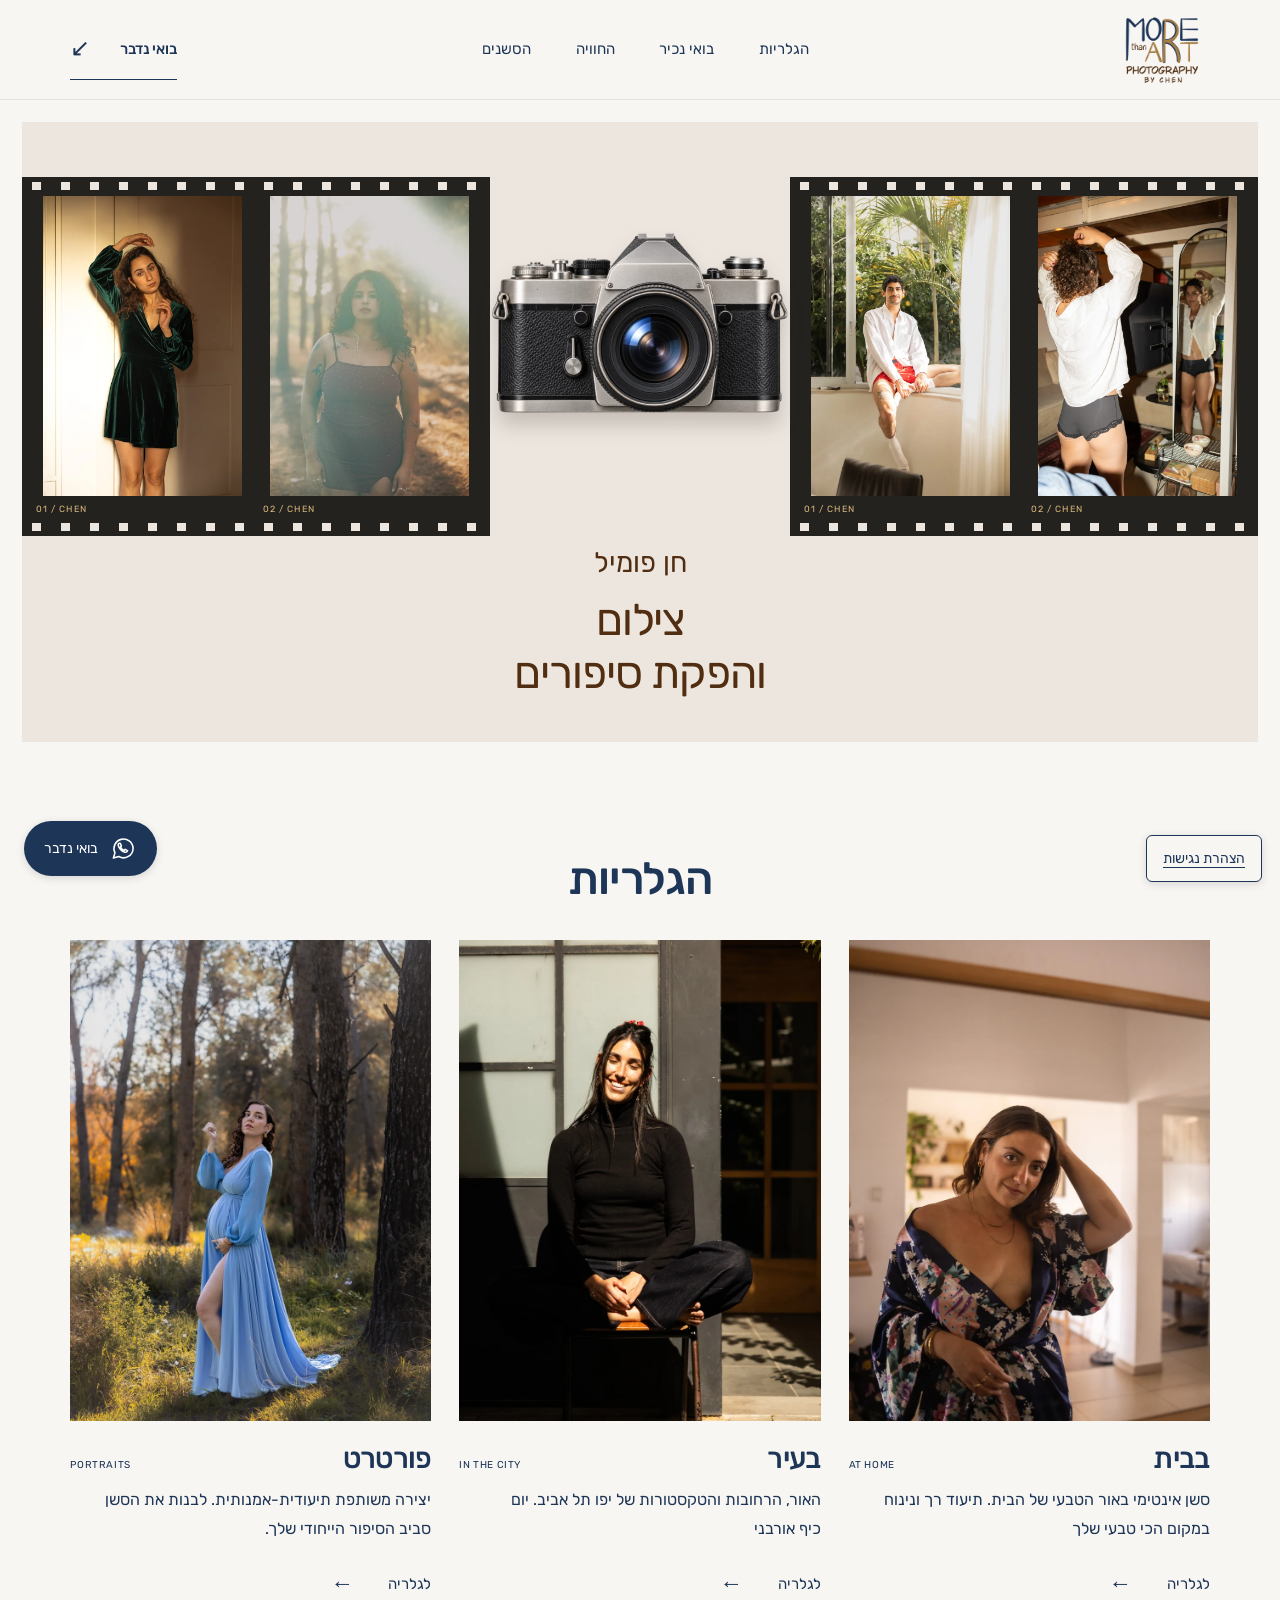
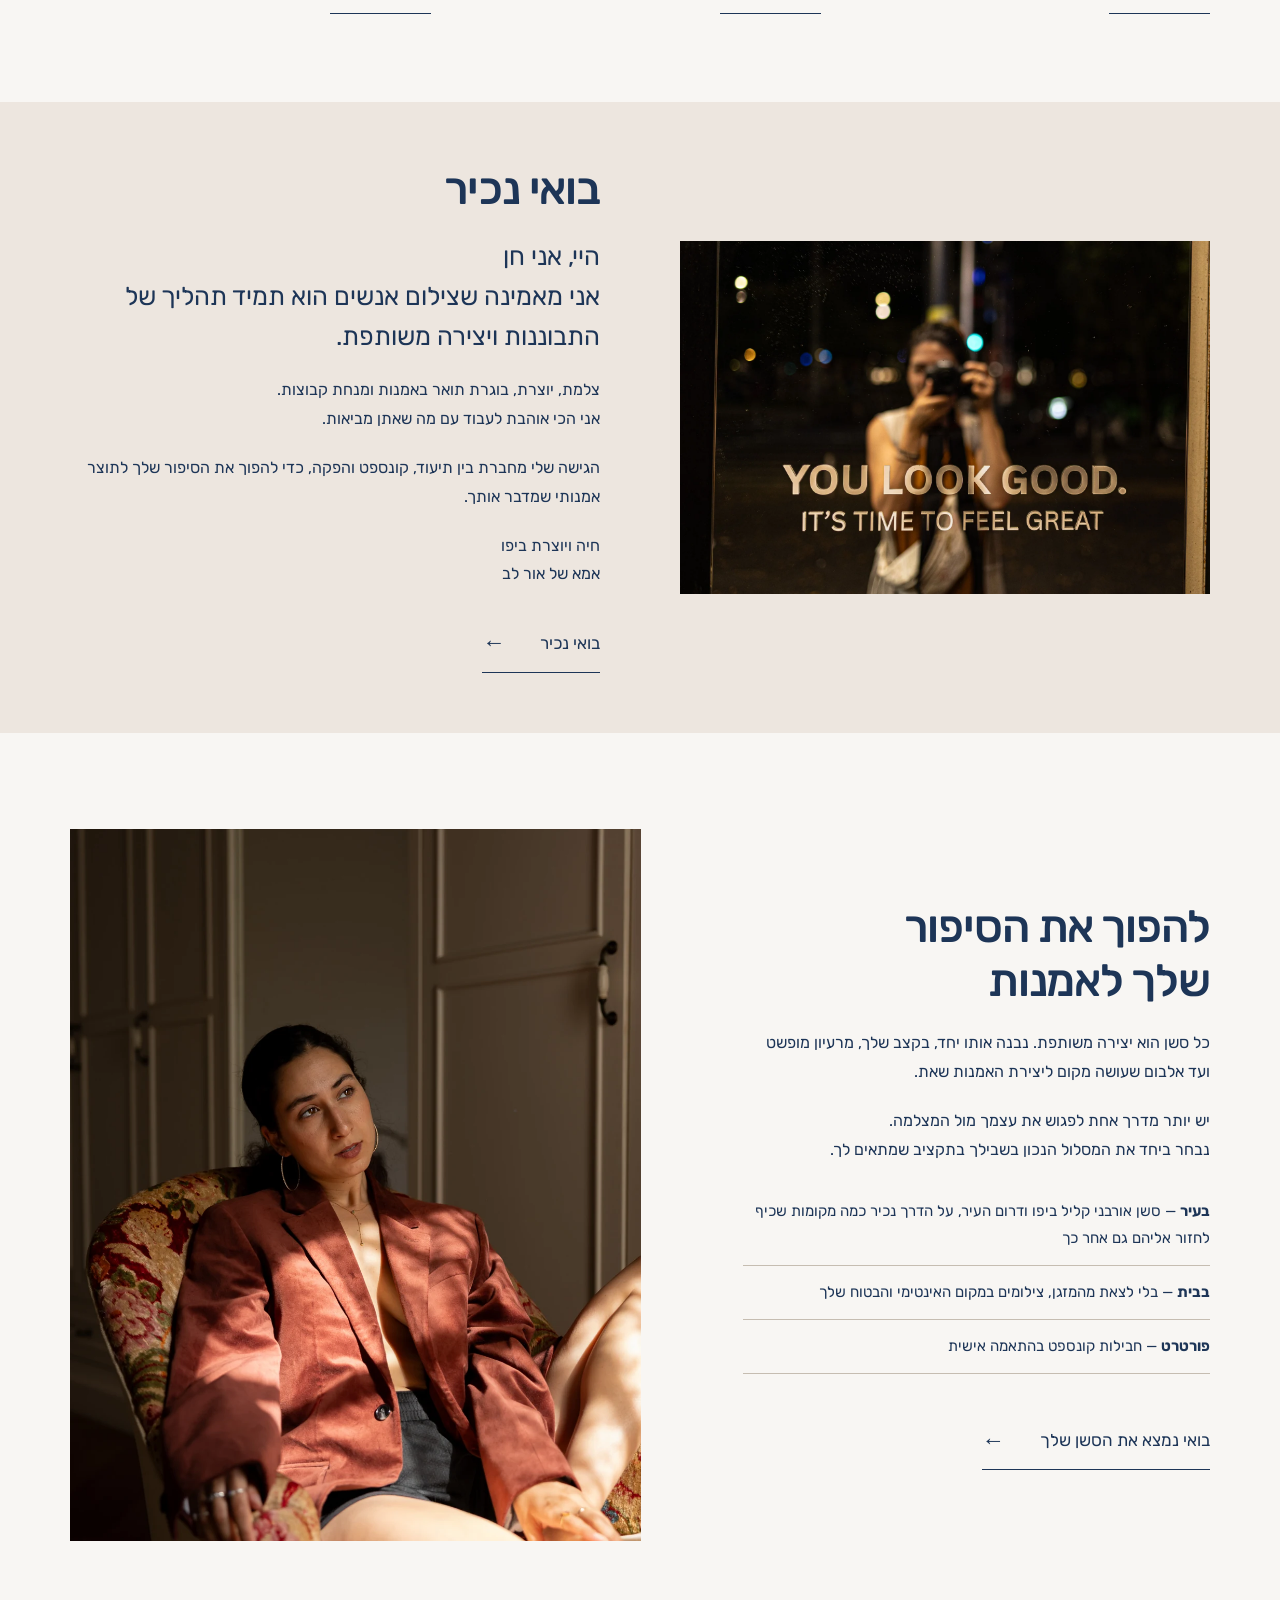
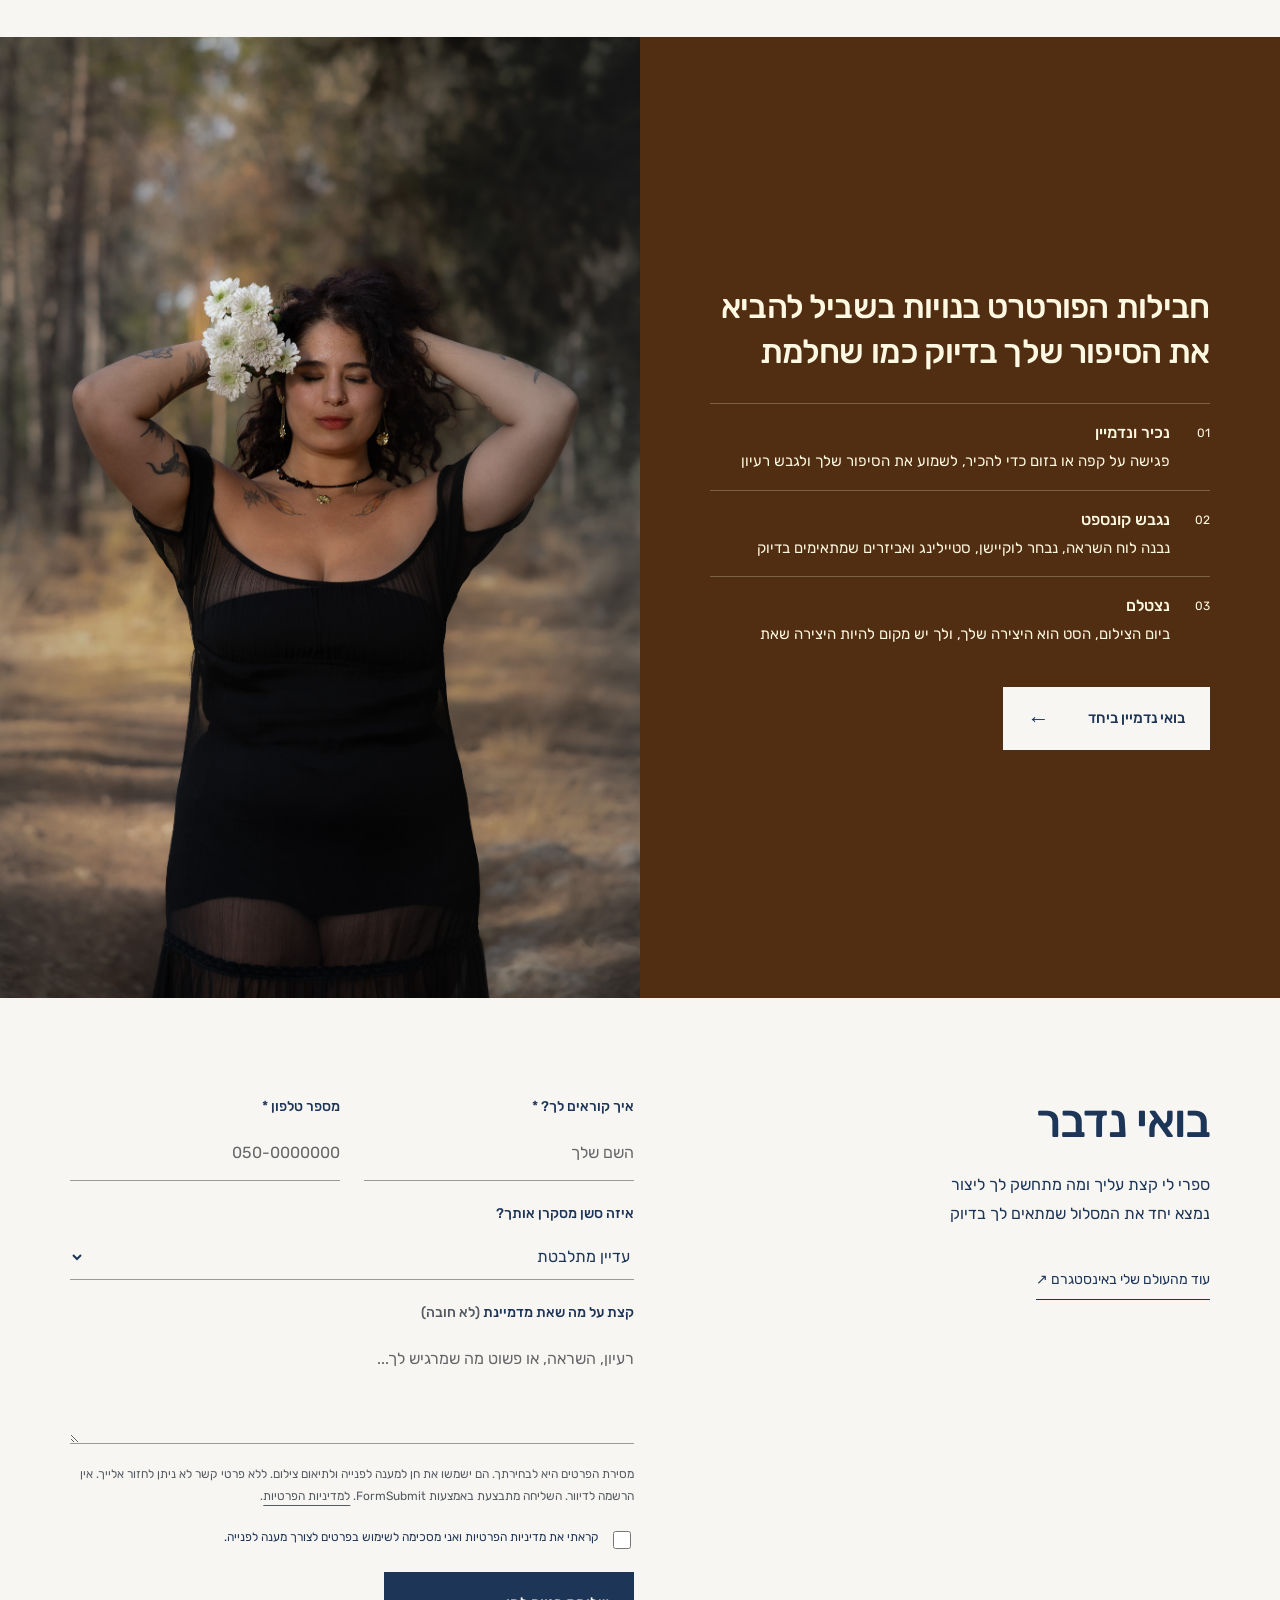
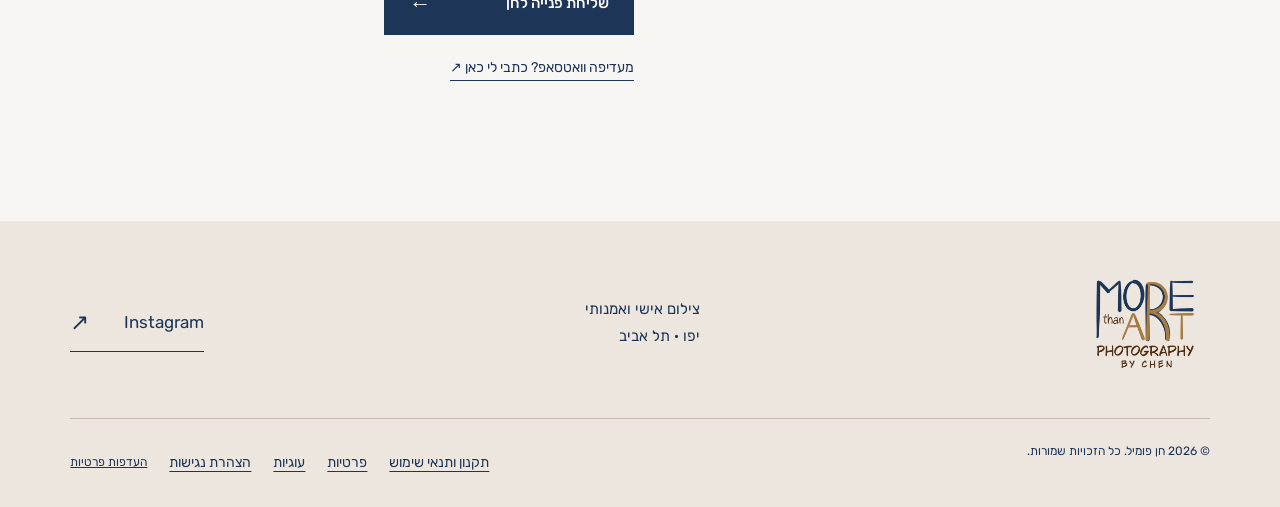
<file: index.html>
<!doctype html>
<html lang="he" dir="rtl">
<head>
  <meta charset="utf-8">
  <meta name="viewport" content="width=device-width,initial-scale=1">
  <meta name="description" content="חן פומיל, צלמת ויוצרת ביפו. צילום אישי ואמנותי בבית, בעיר ובסשן פורטרט שנבנה סביב העולם שלך.">
  <meta name="theme-color" content="#1d3557">
  <meta name="robots" content="noindex,nofollow">
  <link rel="canonical" href="https://morethanart.co.il/">
  <meta property="og:type" content="website">
  <meta property="og:locale" content="he_IL">
  <meta property="og:site_name" content="More Than Art — חן פומיל">
  <meta property="og:title" content="חן פומיל | צילום והפקת סיפורים">
  <meta property="og:description" content="צילום אישי ואמנותי בבית, בעיר ובסשן פורטרט שנבנה סביב העולם שלך. בואי ניצור את הסיפור שלך יחד.">
  <meta property="og:url" content="https://morethanart.co.il/">
  <meta property="og:image" content="https://morethanart.co.il/assets/chen-cover.jpg">
  <meta property="og:image:width" content="1600">
  <meta property="og:image:height" content="400">
  <meta property="og:image:alt" content="חן — צילום אישי ואמנותי, More Than Photography">
  <meta name="twitter:card" content="summary_large_image">
  <meta name="twitter:title" content="חן פומיל | צילום והפקת סיפורים">
  <meta name="twitter:image" content="https://morethanart.co.il/assets/chen-cover.jpg">
  <title>חן פומיל | צילום והפקת סיפורים</title>
  <link rel="preload" as="image" href="assets/camera-realistic.webp" fetchpriority="high">
  <link rel="icon" href="assets/favicon.svg" type="image/svg+xml">
  <link rel="preload" href="assets/fonts/rubik-variable.ttf" as="font" type="font/ttf" crossorigin><link rel="stylesheet" href="styles.css?v=chen-notes-1"><link rel="stylesheet" href="art-direction.css">
  <script src="site-config.js?v=email-form-1" defer></script>
  <script src="app.js?v=form-thanks-2" defer></script>
<link rel="stylesheet" href="cinema-preview.css?v=main-1"><link rel="stylesheet" href="hero-camera.css?v=portrait-fit-1"><script src="hero-camera.js?v=load-order-1" defer></script></head>
<body>
  <a class="skip-link" href="#main">דילוג לתוכן</a>
  <header class="site-header">
    <a class="brand" href="./" aria-label="חן פומיל, לעמוד הבית"><img src="assets/brand/logo-1600.webp" alt="חן פומיל" width="190" height="70"></a>
    <button class="menu-toggle" aria-expanded="false" aria-controls="main-nav">תפריט <span aria-hidden="true">☰</span></button>
    <nav class="main-nav" id="main-nav" aria-label="ניווט ראשי">
      <a href="#galleries">הגלריות</a><a href="#about">בואי נכיר</a><a href="#experience">החוויה</a><a href="#packages">הסשנים</a><a class="mobile-contact" href="#contact">יצירת קשר</a>
    </nav>
    <a class="header-contact" href="#contact">בואי נדבר <span aria-hidden="true">↙</span></a>
  </header>
  <main id="main">
<section class="cinema-stage demo-camera" aria-labelledby="hero-title"><div class="cinema-hero"><div class="film-window film-left"><div class="film-track"><figure class="film-frame"><img src="assets/hero-selected-1.webp" alt="דיוקן בשמלת קטיפה ירוקה באור חם" width="1365" height="2048"><figcaption>01 / CHEN</figcaption></figure><figure class="film-frame"><img src="assets/hero-selected-2.webp" alt="דיוקן בטבע באור שמש רך" width="1365" height="2048"><figcaption>02 / CHEN</figcaption></figure></div></div><div class="cinema-signature"><div class="camera" aria-hidden="true"><img class="camera-real" fetchpriority="high" loading="eager" src="assets/camera-realistic.webp" alt="" width="1536" height="1024"><span class="lens-glint"></span></div><div class="signature-copy"><p>חן פומיל</p><h1 id="hero-title">צילום<br>והפקת סיפורים</h1></div><span class="sequence-label" aria-hidden="true"></span></div><div class="film-window film-right"><div class="film-track"><figure class="film-frame"><img src="assets/hero-selected-4.webp" alt="דיוקן ליד חלון וצמחייה" width="1365" height="2048"><figcaption>01 / CHEN</figcaption></figure><figure class="film-frame"><img src="assets/hero-selected-3.webp" alt="צילום מול מראה בבית" width="1365" height="2048"><figcaption>02 / CHEN</figcaption></figure></div></div><div class="exposure" aria-hidden="true"></div><span class="scroll-cue" aria-hidden="true">גלול כדי לגלות עוד צילומים ↓</span></div></section>

    <section class="gallery-section section-wrap" id="galleries" aria-labelledby="galleries-title">
      <div class="section-intro"><h2 id="galleries-title">הגלריות</h2><nav class="mobile-gallery-links" aria-label="גישה מהירה לגלריות"><a href="gallery.html?category=home">בבית</a><a href="gallery.html?category=urban">בעיר</a><a href="gallery.html?category=portrait">פורטרט</a></nav></div>
      <div class="gallery-choices">
        <article class="gallery-choice"><a class="gallery-photo" href="gallery.html?category=home" aria-label="לגלריית בבית"><img src="assets/cover-home.webp" alt="צילום אישי באור הטבעי של הבית" width="600" height="800" loading="lazy"></a><div class="gallery-title"><h3><a href="gallery.html?category=home">בבית</a></h3><span lang="en" dir="ltr">AT HOME</span></div><p>סשן אינטימי באור הטבעי של הבית. תיעוד רך ונינוח במקום הכי טבעי שלך</p><a class="text-link" href="gallery.html?category=home">לגלריה <span aria-hidden="true">←</span></a></article>
        <article class="gallery-choice"><a class="gallery-photo" href="gallery.html?category=urban" aria-label="לגלריית בעיר"><img src="assets/cover-urban.webp" alt="צילום אורבני ברחובות העיר" width="600" height="800" loading="lazy"></a><div class="gallery-title"><h3><a href="gallery.html?category=urban">בעיר</a></h3><span lang="en" dir="ltr">IN THE CITY</span></div><p>האור, הרחובות והטקסטורות של יפו תל אביב. יום כיף אורבני</p><a class="text-link" href="gallery.html?category=urban">לגלריה <span aria-hidden="true">←</span></a></article>
        <article class="gallery-choice"><a class="gallery-photo" href="gallery.html?category=portrait" aria-label="לגלריית פורטרט"><img src="assets/cover-portrait.webp" alt="פורטרט אמנותי מתוך עבודותיה של חן" width="600" height="800" loading="lazy"></a><div class="gallery-title"><h3><a href="gallery.html?category=portrait">פורטרט</a></h3><span lang="en" dir="ltr">PORTRAITS</span></div><p>יצירה משותפת תיעודית-אמנותית. לבנות את הסשן סביב הסיפור הייחודי שלך.</p><a class="text-link" href="gallery.html?category=portrait">לגלריה <span aria-hidden="true">←</span></a></article>
      </div>
    </section>

    <section class="about-section" id="about" aria-labelledby="about-title">
      <div class="about-image"><img src="assets/brand/chen-1600.webp" alt="חן פומיל, צלמת ויוצרת" width="800" height="1000" loading="lazy"></div>
      <div class="about-copy"><h2 id="about-title">בואי נכיר</h2><p class="about-lead">היי, אני חן<br>אני מאמינה שצילום אנשים הוא תמיד תהליך של התבוננות ויצירה משותפת.</p><p>צלמת, יוצרת, בוגרת תואר באמנות ומנחת קבוצות.<br>אני הכי אוהבת לעבוד עם מה שאתן מביאות.</p><p>הגישה שלי מחברת בין תיעוד, קונספט והפקה, כדי להפוך את הסיפור שלך לתוצר אמנותי שמדבר אותך.</p><p>חיה ויוצרת ביפו<br>אמא של אור לב</p><a class="text-link" href="#contact">בואי נכיר <span aria-hidden="true">←</span></a></div>
    </section>

    <section class="experience-section section-wrap" id="experience" aria-labelledby="experience-title">
      <div class="experience-copy"><h2 id="experience-title">להפוך את הסיפור שלך לאמנות</h2><p>כל סשן הוא יצירה משותפת. נבנה אותו יחד, בקצב שלך, מרעיון מופשט ועד אלבום שעושה מקום ליצירת האמנות שאת.</p><p>יש יותר מדרך אחת לפגוש את עצמך מול המצלמה.<br>נבחר ביחד את המסלול הנכון בשבילך בתקציב שמתאים לך.</p><ul class="session-options"><li><strong>בעיר</strong> — סשן אורבני קליל ביפו ודרום העיר, על הדרך נכיר כמה מקומות שכיף לחזור אליהם גם אחר כך</li><li><strong>בבית</strong> — בלי לצאת מהמזגן, צילומים במקום האינטימי והבטוח שלך</li><li><strong>פורטרט</strong> — חבילות קונספט בהתאמה אישית</li></ul><a class="text-link" href="#contact">בואי נמצא את הסשן שלך <span aria-hidden="true">←</span></a></div>
      <div class="experience-images"><img class="experience-main" src="assets/experience.webp" alt="פורטרט שנוצר מתוך קונספט אישי" width="700" height="900" loading="lazy"></div>
    </section>

    <section class="packages-section" id="packages" aria-labelledby="packages-title"><div class="packages-photo"><img src="assets/packages-portrait.jpg" alt="רגע מתוך סשן צילום של חן" width="1365" height="2048" loading="lazy"></div><div class="packages-copy"><h2 id="packages-title">חבילות הפורטרט בנויות בשביל להביא את הסיפור שלך בדיוק כמו שחלמת</h2><ol class="process-list"><li><div><strong>נכיר ונדמיין</strong>פגישה על קפה או בזום כדי להכיר, לשמוע את הסיפור שלך ולגבש רעיון</div></li><li><div><strong>נגבש קונספט</strong>נבנה לוח השראה, נבחר לוקיישן, סטיילינג ואביזרים שמתאימים בדיוק</div></li><li><div><strong>נצטלם</strong>ביום הצילום, הסט הוא היצירה שלך, ולך יש מקום להיות היצירה שאת</div></li></ol><a class="button button-light" href="#contact">בואי נדמיין ביחד <span aria-hidden="true">←</span></a></div></section>

    <section class="contact-section section-wrap" id="contact" aria-labelledby="contact-title"><div class="contact-intro"><h2 id="contact-title">בואי נדבר</h2><p>ספרי לי קצת עליך ומה מתחשק לך ליצור<br>נמצא יחד את המסלול שמתאים לך בדיוק</p><a class="contact-instagram" data-instagram href="#contact">עוד מהעולם שלי באינסטגרם <span aria-hidden="true">↗</span></a></div>
      <form id="lead-form" class="lead-form" action="https://formsubmit.co/Chen@morethanart.co.il" method="post">
        <div class="form-row"><label><span>איך קוראים לך? <span aria-hidden="true">*</span></span><input name="name" autocomplete="name" required maxlength="100" placeholder="השם שלך"></label><label><span>מספר טלפון <span aria-hidden="true">*</span></span><input name="phone" type="tel" dir="ltr" autocomplete="tel" required maxlength="24" placeholder="050-0000000"></label></div>
        
        <label>איזה סשן מסקרן אותך?<select name="category"><option value="undecided">עדיין מתלבטת</option><option value="home">בית</option><option value="urban">עיר</option><option value="portrait">פורטרט - חבילה בהתאמה אישית</option></select></label>
        <label>קצת על מה שאת מדמיינת <span class="optional">(לא חובה)</span><textarea name="message" rows="3" maxlength="2000" placeholder="רעיון, השראה, או פשוט מה שמרגיש לך..."></textarea></label>
        <div class="honey" aria-hidden="true"><label>Website<input name="website" tabindex="-1" autocomplete="off"></label></div>
        <p class="form-privacy">מסירת הפרטים היא לבחירתך. הם ישמשו את חן למענה לפנייה ולתיאום צילום. ללא פרטי קשר לא ניתן לחזור אלייך. אין הרשמה לדיוור. השליחה מתבצעת באמצעות FormSubmit. <a href="legal.html?section=privacy">למדיניות הפרטיות</a>.</p>
        <label class="consent"><input type="checkbox" name="consent" required><span>קראתי את מדיניות הפרטיות ואני מסכימה לשימוש בפרטים לצורך מענה לפנייה.</span></label>
        <button class="button button-dark" type="submit">שליחת פנייה לחן <span aria-hidden="true">←</span></button><a class="contact-whatsapp" data-whatsapp href="https://wa.me/972545282908">מעדיפה וואטסאפ? כתבי לי כאן ↗</a><p id="form-status" class="form-status" role="status" aria-live="polite"></p>
      </form>
      <div id="contact-success" class="contact-success" tabindex="-1" hidden role="status"><span class="success-mark" aria-hidden="true">✓</span><h3>תודה, נעים להכיר!</h3><p>הפנייה שלך נשלחה לחן.<br>אחזור אלייך להמשך ההיכרות.</p><p class="success-note">אין צורך לשלוח שוב — הפרטים הועברו בהצלחה.</p><a class="text-link" href="#galleries">בחזרה לגלריות ←</a></div>
    </section>
  </main>
  <footer class="site-footer"><div class="footer-top"><a class="brand footer-brand" href="./"><img src="assets/brand/logo-1600.webp" alt="חן פומיל" width="200" height="80" loading="lazy"></a><p>צילום אישי ואמנותי<br>יפו · תל אביב</p><a data-instagram href="#contact" class="text-link">Instagram <span aria-hidden="true">↗</span></a></div><div class="footer-bottom"><span>© <span data-year>2026</span> חן פומיל. כל הזכויות שמורות.</span><nav aria-label="מידע משפטי"><a href="legal.html?section=terms">תקנון ותנאי שימוש</a><a href="legal.html?section=privacy">פרטיות</a><a href="legal.html?section=cookies">עוגיות</a><a href="legal.html?section=accessibility">הצהרת נגישות</a><button class="link-button" data-cookie-settings>העדפות פרטיות</button></nav></div></footer>
  <a class="whatsapp-float" data-whatsapp href="#contact" aria-label="יצירת קשר בוואטסאפ"><svg viewBox="0 0 24 24" aria-hidden="true"><path d="M20.5 11.7a8.5 8.5 0 0 1-12.7 7.4L3 20.5l1.4-4.6a8.5 8.5 0 1 1 16.1-4.2Z"/><path d="M8.4 7.3c-.4 0-1.1.7-1.1 1.6 0 2.5 3.3 5.9 5.9 6.4 1 .2 2.3-.6 2.4-1.4l-2.1-1.1-.9 1c-1.5-.6-2.7-1.8-3.3-3.2l.8-.9-1-2.4Z"/></svg><span>בואי נדבר</span></a>
  <dialog class="privacy-dialog" id="privacy-dialog" aria-labelledby="privacy-title"><button class="dialog-close" data-close-privacy aria-label="סגירת העדפות פרטיות">×</button><h2 id="privacy-title">הפרטיות שלך</h2><p>האתר אינו מפעיל כלי פרסום או ניתוח התנהגות, ואינו מטמיע תוכן מאינסטגרם או מוואטסאפ. הקישורים נפתחים רק בבחירתך.</p><p>האתר אינו שומר עוגיות או העדפות באחסון המקומי של הדפדפן. <a href="legal.html?section=cookies">מידע על עוגיות ואחסון מקומי</a></p><button class="button button-dark" data-close-privacy>הבנתי, אפשר להמשיך</button></dialog>
  <div class="toast" role="status" aria-live="polite" hidden></div>
<a class="accessibility-link" href="legal.html?section=accessibility" aria-label="הצהרת נגישות ויצירת קשר לסיוע">הצהרת נגישות</a></body>
</html>
</file>
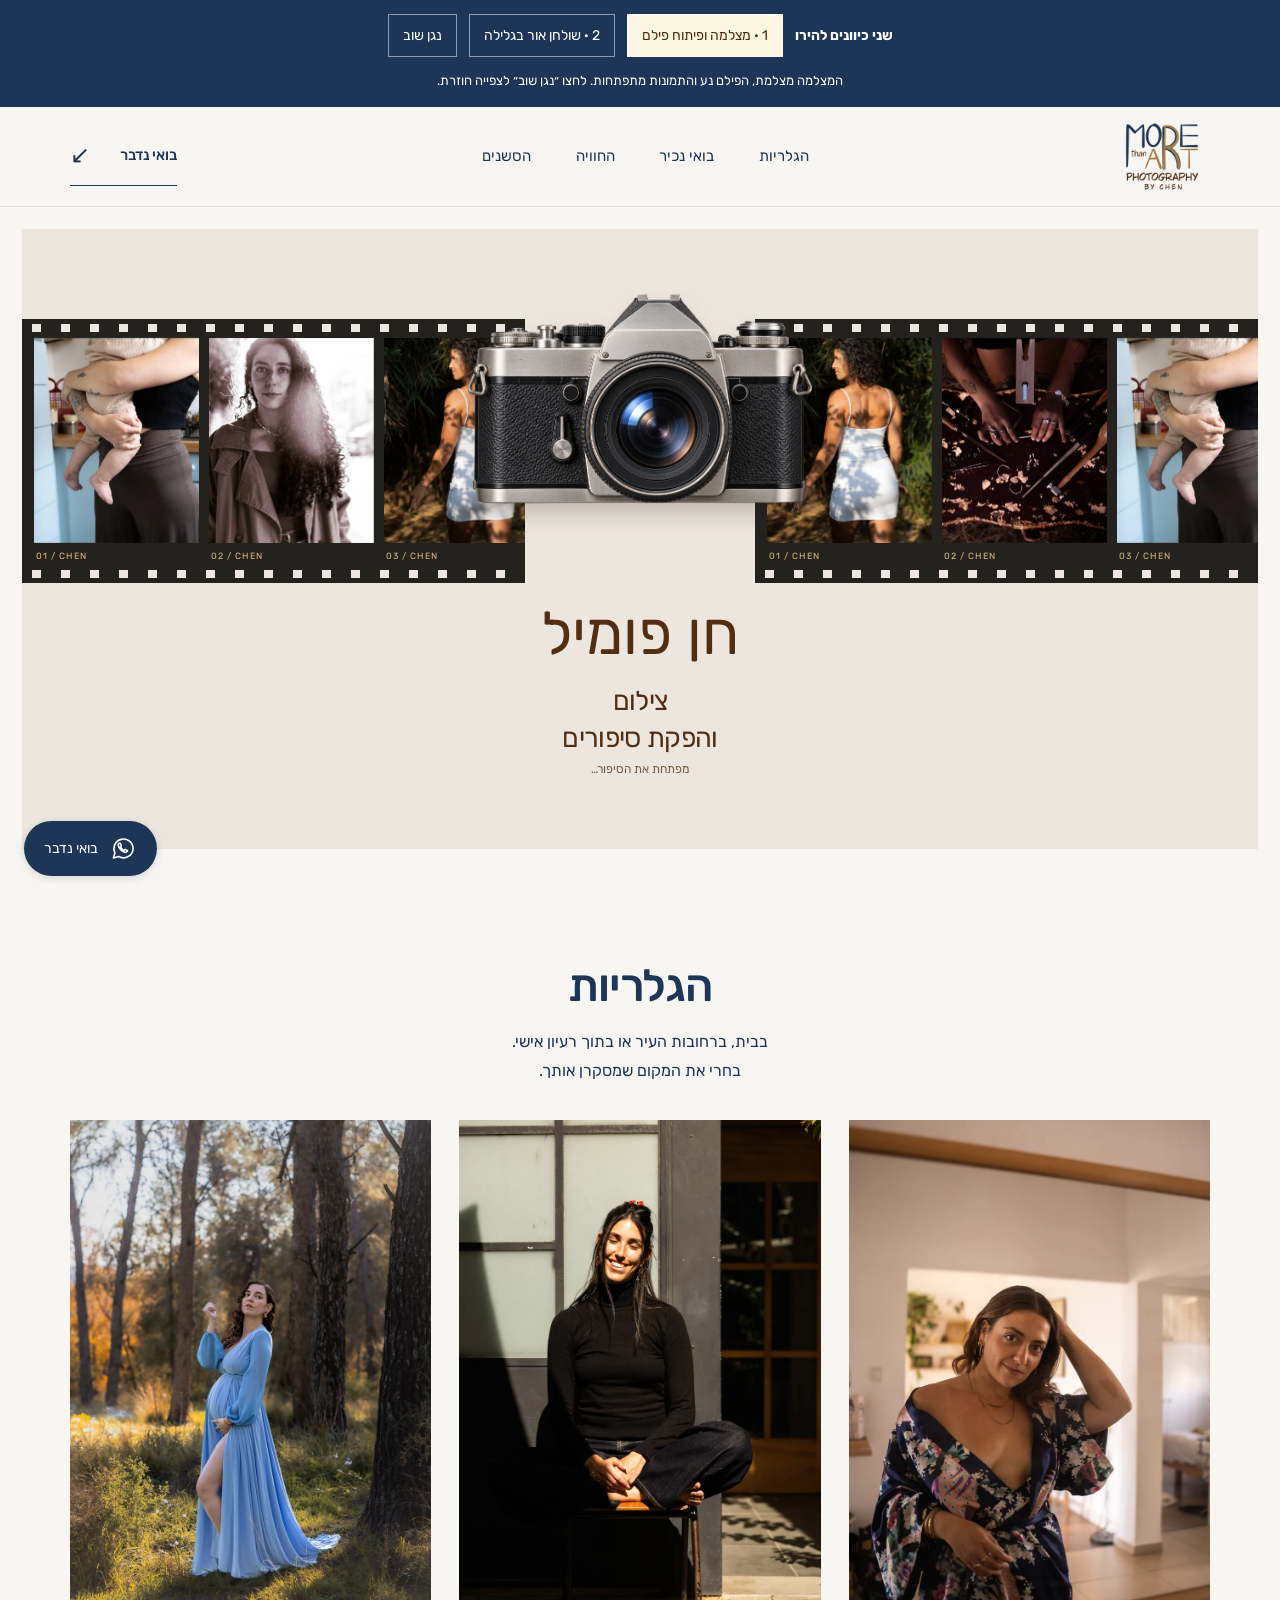
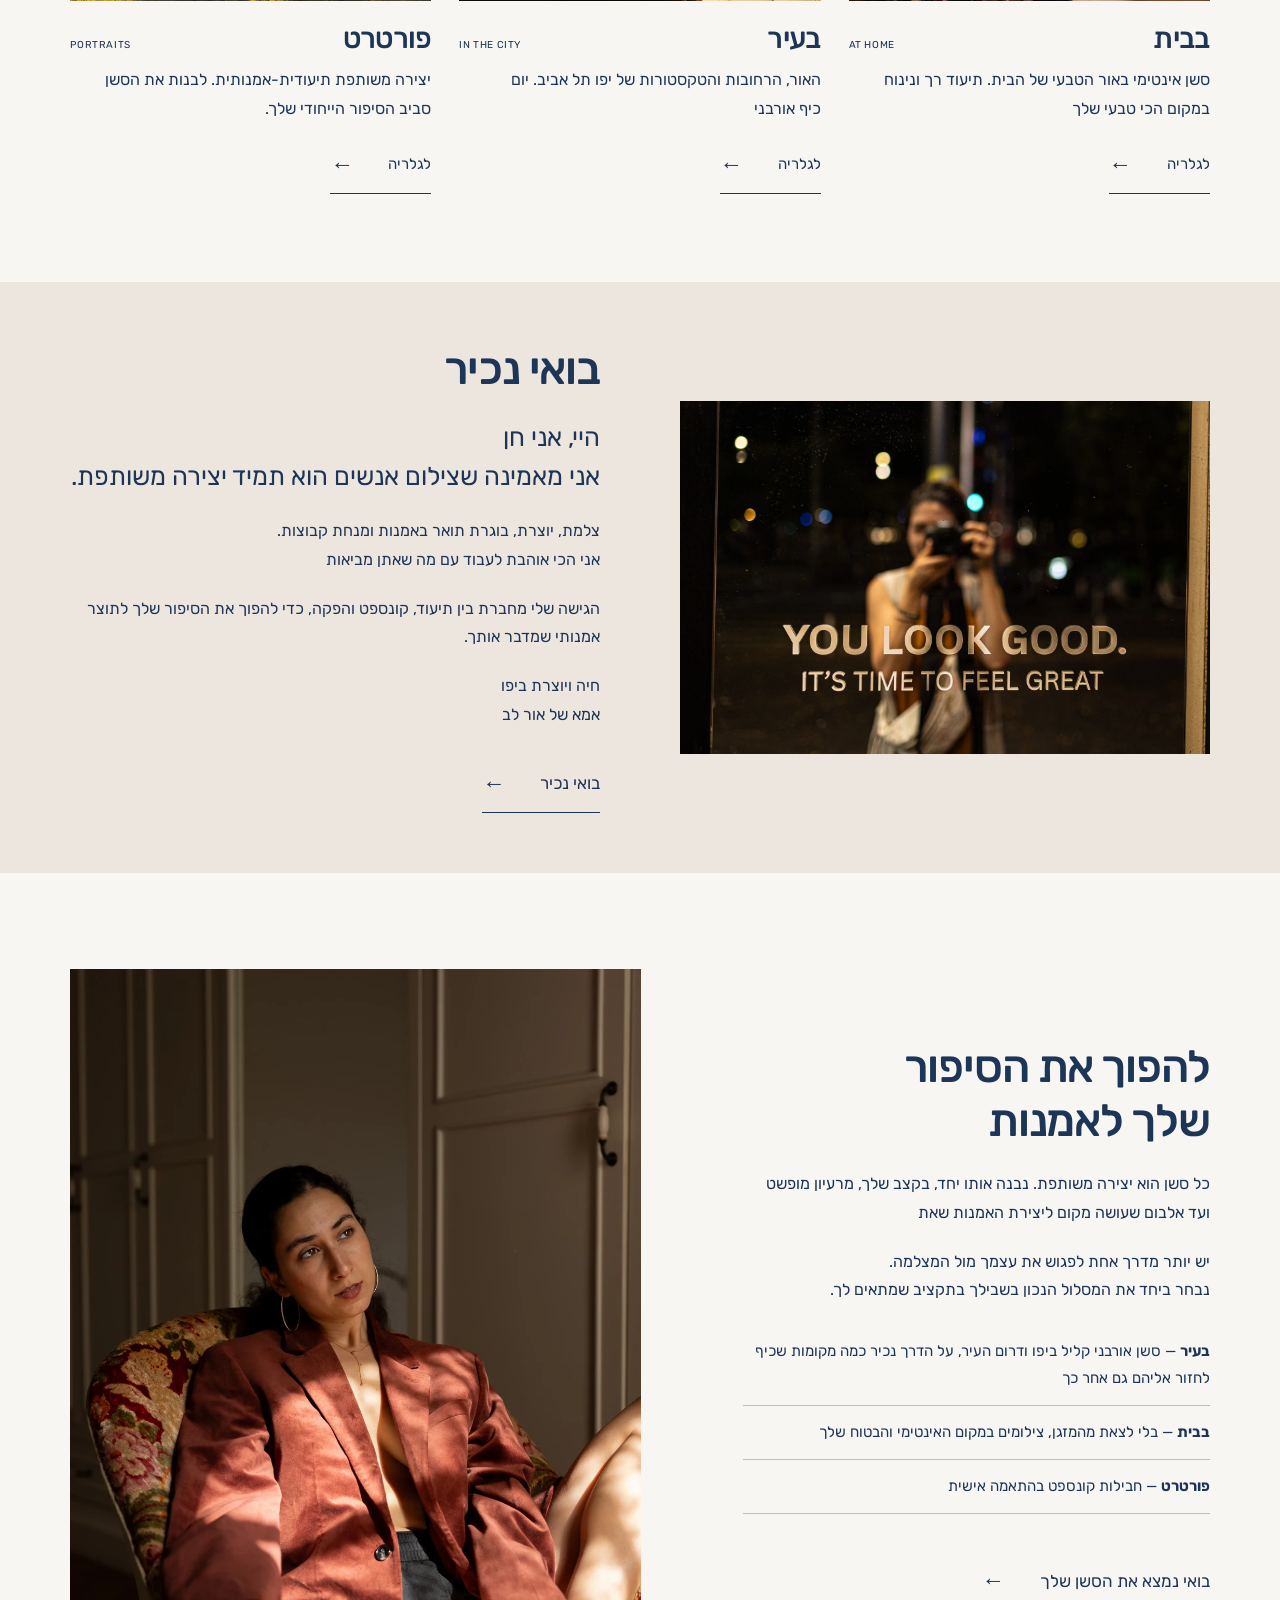
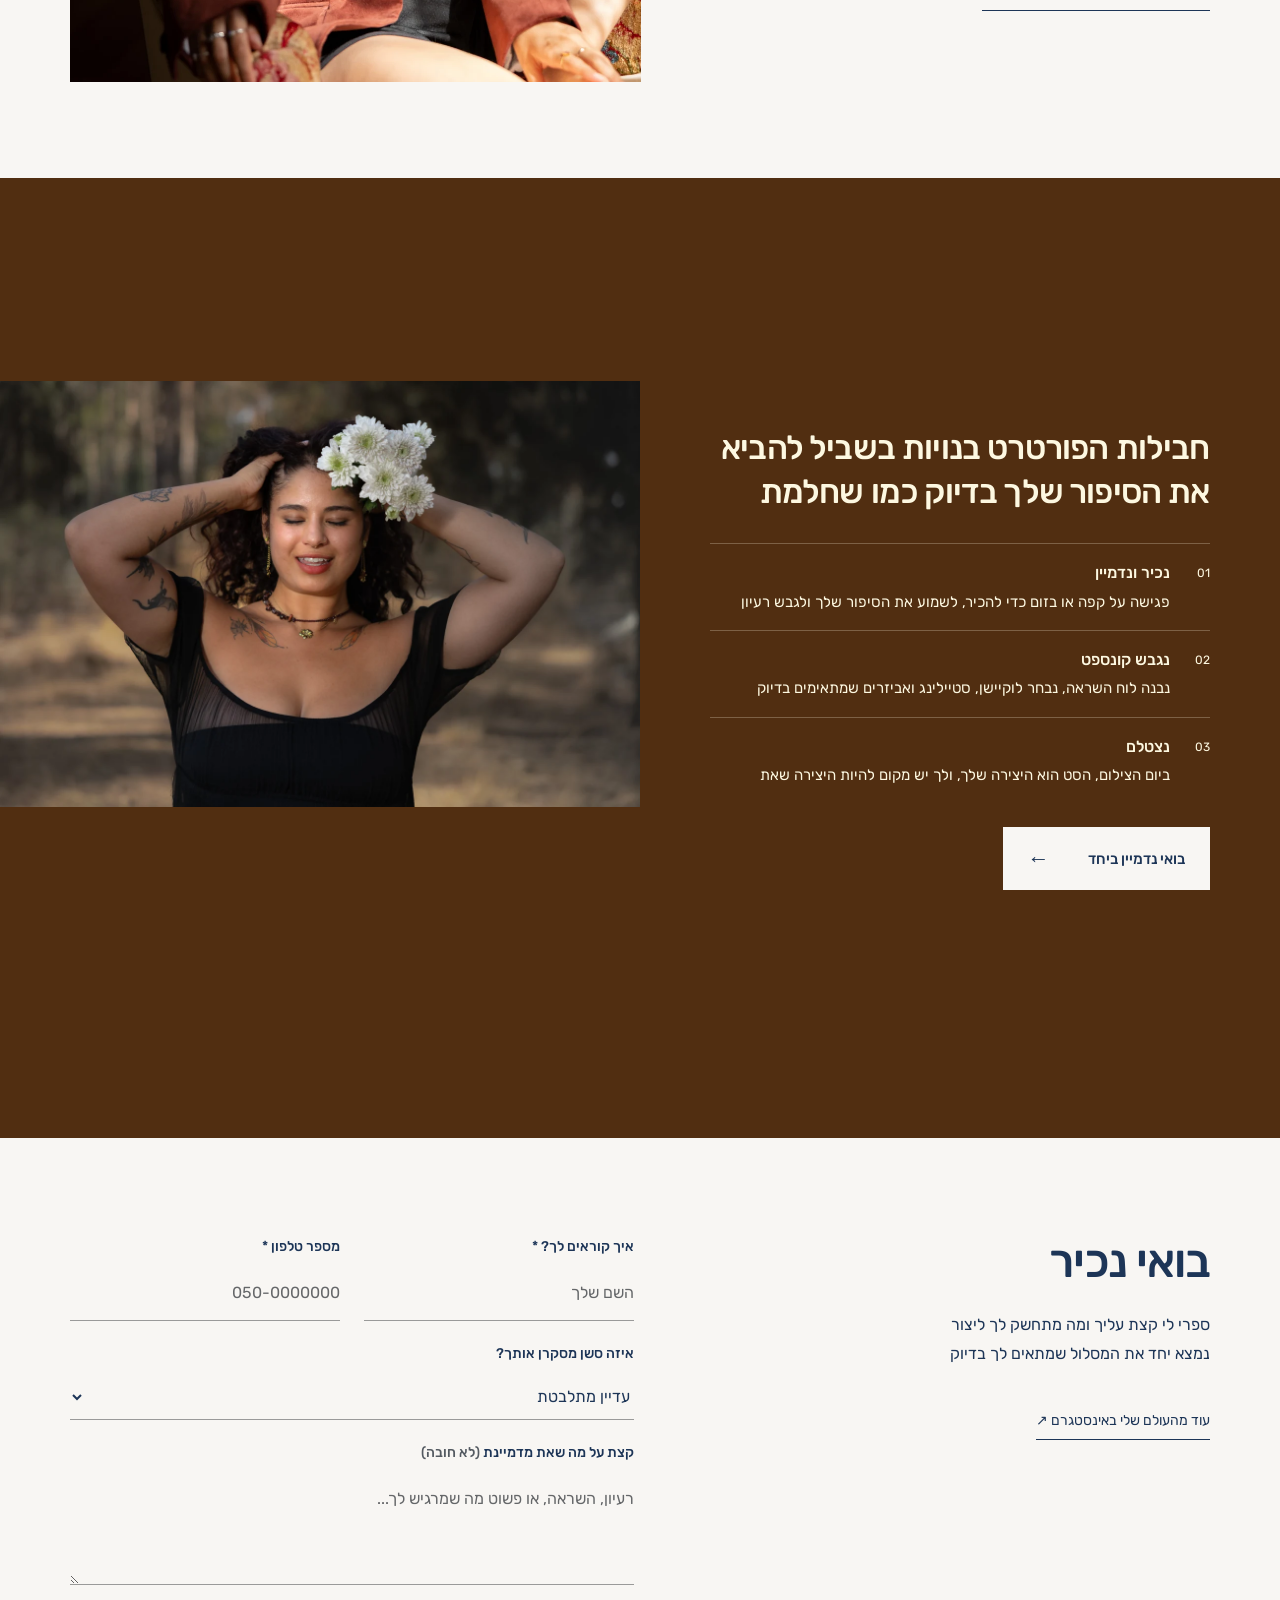
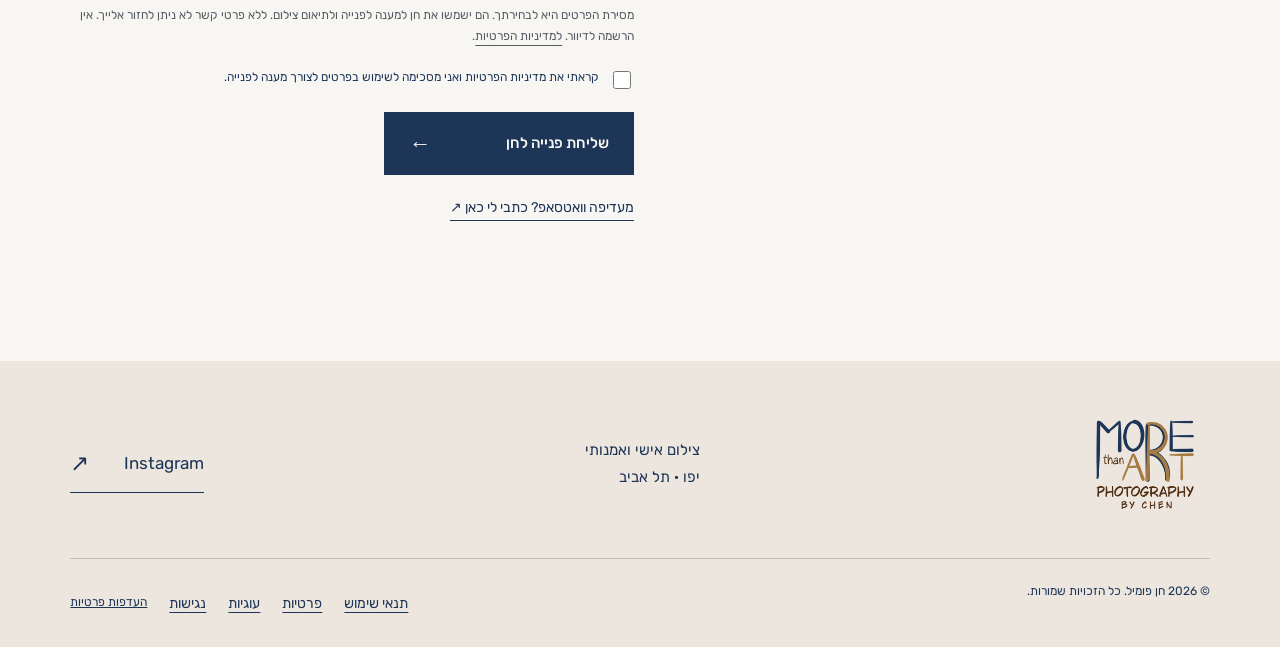
<file: cinema-preview.html>
<!doctype html>
<html lang="he" dir="rtl">
<head>
  <meta charset="utf-8">
  <meta name="viewport" content="width=device-width,initial-scale=1">
  <meta name="description" content="חן פומיל, צלמת ויוצרת ביפו. צילום אישי ואמנותי בבית, בעיר ובסשן פורטרט שנבנה סביב העולם שלך.">
  <meta name="theme-color" content="#1d3557">
  <meta name="robots" content="noindex,nofollow">
  <title>חן פומיל | צילום והפקת סיפורים</title>
  <link rel="icon" href="assets/favicon.svg" type="image/svg+xml">
  <link rel="preload" href="assets/fonts/rubik-variable.ttf" as="font" type="font/ttf" crossorigin><link rel="stylesheet" href="styles.css"><link rel="stylesheet" href="art-direction.css">
  <script src="site-config.js" defer></script>
  <script src="app.js" defer></script>
<link rel="stylesheet" href="cinema-preview.css?v=real-camera-2"><script src="cinema-preview.js?v=real-camera-2" defer></script></head>
<body><aside class="demo-bar"><strong>שני כיוונים להירו</strong><a href="?effect=camera" data-demo="camera">1 · מצלמה ופיתוח פילם</a><a href="?effect=table" data-demo="table">2 · שולחן אור בגלילה</a><button id="replay" type="button">נגן שוב</button><p id="demo-hint"></p></aside>
  <a class="skip-link" href="#main">דילוג לתוכן</a>
  <header class="site-header">
    <a class="brand" href="./" aria-label="חן פומיל, לעמוד הבית"><img src="assets/brand/logo-1600.webp" alt="חן פומיל" width="190" height="70"></a>
    <button class="menu-toggle" aria-expanded="false" aria-controls="main-nav">תפריט <span aria-hidden="true">☰</span></button>
    <nav class="main-nav" id="main-nav" aria-label="ניווט ראשי">
      <a href="#galleries">הגלריות</a><a href="#about">בואי נכיר</a><a href="#experience">החוויה</a><a href="#packages">הסשנים</a><a class="mobile-contact" href="#contact">יצירת קשר</a>
    </nav>
    <a class="header-contact" href="#contact">בואי נדבר <span aria-hidden="true">↙</span></a>
  </header>
  <main id="main">
<section class="cinema-stage" aria-label="הדגמת הירו צילומי"><div class="cinema-hero"><div class="film-window film-left"><div class="film-track"><figure class="film-frame"><img src="assets/home/13EbB3bM83ADUawuX3hYkfz-9finu-sj3-1600.webp" alt="תקריב של תינוק בזרועות אישה במטבח" width="2048" height="1365"><figcaption>01 / CHEN</figcaption></figure><figure class="film-frame"><img src="assets/urban/1GGjrxbNYWp_0Cf6qO_5Ky0upWgGNVaRh-1600.webp" alt="דיוקן אישה מתולתלת באור שמש אחורי ברחוב" width="1365" height="2048"><figcaption>02 / CHEN</figcaption></figure><figure class="film-frame"><img src="assets/portrait/1RsvpHQXnm_LlPU9iwlNHZNkBVLlEEw3a-1600.webp" alt="אישה בשמלה תכולה מצולמת מאחור בין עלים ואור" width="1365" height="2048"><figcaption>03 / CHEN</figcaption></figure><figure class="film-frame"><img src="assets/portrait/1ck4AgOvFYvviWqQ2u85vKXVZIXAzCBTG-1600.webp" alt="תקריב של ידיים על בד שחור עם פרטים זהובים" width="2048" height="1365"><figcaption>04 / CHEN</figcaption></figure><figure class="film-frame"><img src="assets/urban/14sX-8NvyHg0zAu3CcedhcGDhFGwbPOg_-1600.webp" alt="פרט של שמלה שחורה, תיק אדום ונעלי עקב אדומות" width="1365" height="2048"><figcaption>05 / CHEN</figcaption></figure><figure class="film-frame"><img src="assets/home/1NkyExu55x4jJbcgVMU048bI0jFeBLg56-1600.webp" alt="אישה מחזיקה תינוק באור צד רך" width="2048" height="1365"><figcaption>06 / CHEN</figcaption></figure></div></div><div class="cinema-signature"><div class="camera" aria-hidden="true"><img class="camera-real" src="assets/camera-realistic.png" alt="" width="1536" height="1024"><span class="lens-glint"></span></div><div class="signature-copy"><p>חן פומיל</p><h1>צילום<br>והפקת סיפורים</h1></div><span class="sequence-label" aria-hidden="true"></span></div><div class="film-window film-right"><div class="film-track"><figure class="film-frame"><img src="assets/portrait/1RsvpHQXnm_LlPU9iwlNHZNkBVLlEEw3a-1600.webp" alt="אישה בשמלה תכולה מצולמת מאחור בין עלים ואור" width="1365" height="2048"><figcaption>01 / CHEN</figcaption></figure><figure class="film-frame"><img src="assets/portrait/1ck4AgOvFYvviWqQ2u85vKXVZIXAzCBTG-1600.webp" alt="תקריב של ידיים על בד שחור עם פרטים זהובים" width="2048" height="1365"><figcaption>02 / CHEN</figcaption></figure><figure class="film-frame"><img src="assets/home/13EbB3bM83ADUawuX3hYkfz-9finu-sj3-1600.webp" alt="תקריב של תינוק בזרועות אישה במטבח" width="2048" height="1365"><figcaption>03 / CHEN</figcaption></figure><figure class="film-frame"><img src="assets/urban/1GGjrxbNYWp_0Cf6qO_5Ky0upWgGNVaRh-1600.webp" alt="דיוקן אישה מתולתלת באור שמש אחורי ברחוב" width="1365" height="2048"><figcaption>04 / CHEN</figcaption></figure><figure class="film-frame"><img src="assets/home/1NkyExu55x4jJbcgVMU048bI0jFeBLg56-1600.webp" alt="אישה מחזיקה תינוק באור צד רך" width="2048" height="1365"><figcaption>05 / CHEN</figcaption></figure><figure class="film-frame"><img src="assets/urban/14sX-8NvyHg0zAu3CcedhcGDhFGwbPOg_-1600.webp" alt="פרט של שמלה שחורה, תיק אדום ונעלי עקב אדומות" width="1365" height="2048"><figcaption>06 / CHEN</figcaption></figure></div></div><div class="exposure" aria-hidden="true"></div><span class="scroll-cue" aria-hidden="true">גלול כדי לגלות עוד צילומים ↓</span></div></section>

    <section class="gallery-section section-wrap" id="galleries" aria-labelledby="galleries-title">
      <div class="section-intro"><h2 id="galleries-title">הגלריות</h2><p>בבית, ברחובות העיר או בתוך רעיון אישי.<br>בחרי את המקום שמסקרן אותך.</p><nav class="mobile-gallery-links" aria-label="גישה מהירה לגלריות"><a href="gallery.html?category=home">בבית</a><a href="gallery.html?category=urban">בעיר</a><a href="gallery.html?category=portrait">פורטרט</a></nav></div>
      <div class="gallery-choices">
        <article class="gallery-choice"><a class="gallery-photo" href="gallery.html?category=home" aria-label="לגלריית בבית"><img src="assets/cover-home.webp" alt="צילום אישי באור הטבעי של הבית" width="600" height="800" loading="lazy"></a><div class="gallery-title"><h3><a href="gallery.html?category=home">בבית</a></h3><span lang="en" dir="ltr">AT HOME</span></div><p>סשן אינטימי באור הטבעי של הבית. תיעוד רך ונינוח במקום הכי טבעי שלך</p><a class="text-link" href="gallery.html?category=home">לגלריה <span aria-hidden="true">←</span></a></article>
        <article class="gallery-choice"><a class="gallery-photo" href="gallery.html?category=urban" aria-label="לגלריית בעיר"><img src="assets/cover-urban.webp" alt="צילום אורבני ברחובות העיר" width="600" height="800" loading="lazy"></a><div class="gallery-title"><h3><a href="gallery.html?category=urban">בעיר</a></h3><span lang="en" dir="ltr">IN THE CITY</span></div><p>האור, הרחובות והטקסטורות של יפו תל אביב. יום כיף אורבני</p><a class="text-link" href="gallery.html?category=urban">לגלריה <span aria-hidden="true">←</span></a></article>
        <article class="gallery-choice"><a class="gallery-photo" href="gallery.html?category=portrait" aria-label="לגלריית פורטרט"><img src="assets/cover-portrait.webp" alt="פורטרט אמנותי מתוך עבודותיה של חן" width="600" height="800" loading="lazy"></a><div class="gallery-title"><h3><a href="gallery.html?category=portrait">פורטרט</a></h3><span lang="en" dir="ltr">PORTRAITS</span></div><p>יצירה משותפת תיעודית-אמנותית. לבנות את הסשן סביב הסיפור הייחודי שלך.</p><a class="text-link" href="gallery.html?category=portrait">לגלריה <span aria-hidden="true">←</span></a></article>
      </div>
    </section>

    <section class="about-section" id="about" aria-labelledby="about-title">
      <div class="about-image"><img src="assets/brand/chen-1600.webp" alt="חן פומיל, צלמת ויוצרת" width="800" height="1000" loading="lazy"></div>
      <div class="about-copy"><h2 id="about-title">בואי נכיר</h2><p class="about-lead">היי, אני חן<br>אני מאמינה שצילום אנשים הוא תמיד יצירה משותפת.</p><p>צלמת, יוצרת, בוגרת תואר באמנות ומנחת קבוצות.<br>אני הכי אוהבת לעבוד עם מה שאתן מביאות</p><p>הגישה שלי מחברת בין תיעוד, קונספט והפקה, כדי להפוך את הסיפור שלך לתוצר אמנותי שמדבר אותך.</p><p>חיה ויוצרת ביפו<br>אמא של אור לב</p><a class="text-link" href="#contact">בואי נכיר <span aria-hidden="true">←</span></a></div>
    </section>

    <section class="experience-section section-wrap" id="experience" aria-labelledby="experience-title">
      <div class="experience-copy"><h2 id="experience-title">להפוך את הסיפור שלך לאמנות</h2><p>כל סשן הוא יצירה משותפת. נבנה אותו יחד, בקצב שלך, מרעיון מופשט ועד אלבום שעושה מקום ליצירת האמנות שאת</p><p>יש יותר מדרך אחת לפגוש את עצמך מול המצלמה.<br>נבחר ביחד את המסלול הנכון בשבילך בתקציב שמתאים לך.</p><ul class="session-options"><li><strong>בעיר</strong> — סשן אורבני קליל ביפו ודרום העיר, על הדרך נכיר כמה מקומות שכיף לחזור אליהם גם אחר כך</li><li><strong>בבית</strong> — בלי לצאת מהמזגן, צילומים במקום האינטימי והבטוח שלך</li><li><strong>פורטרט</strong> — חבילות קונספט בהתאמה אישית</li></ul><a class="text-link" href="#contact">בואי נמצא את הסשן שלך <span aria-hidden="true">←</span></a></div>
      <div class="experience-images"><img class="experience-main" src="assets/experience.webp" alt="פורטרט שנוצר מתוך קונספט אישי" width="700" height="900" loading="lazy"></div>
    </section>

    <section class="packages-section" id="packages" aria-labelledby="packages-title"><div class="packages-photo"><img src="assets/packages.webp" alt="רגע מתוך סשן צילום של חן" width="900" height="1000" loading="lazy"></div><div class="packages-copy"><h2 id="packages-title">חבילות הפורטרט בנויות בשביל להביא את הסיפור שלך בדיוק כמו שחלמת</h2><ol class="process-list"><li><div><strong>נכיר ונדמיין</strong>פגישה על קפה או בזום כדי להכיר, לשמוע את הסיפור שלך ולגבש רעיון</div></li><li><div><strong>נגבש קונספט</strong>נבנה לוח השראה, נבחר לוקיישן, סטיילינג ואביזרים שמתאימים בדיוק</div></li><li><div><strong>נצטלם</strong>ביום הצילום, הסט הוא היצירה שלך, ולך יש מקום להיות היצירה שאת</div></li></ol><a class="button button-light" href="#contact">בואי נדמיין ביחד <span aria-hidden="true">←</span></a></div></section>

    <section class="contact-section section-wrap" id="contact" aria-labelledby="contact-title"><div class="contact-intro"><h2 id="contact-title">בואי נכיר</h2><p>ספרי לי קצת עליך ומה מתחשק לך ליצור<br>נמצא יחד את המסלול שמתאים לך בדיוק</p><a class="contact-instagram" data-instagram href="#contact">עוד מהעולם שלי באינסטגרם <span aria-hidden="true">↗</span></a></div>
      <form id="lead-form" class="lead-form" action="/api/leads" method="post">
        <div class="form-row"><label><span>איך קוראים לך? <span aria-hidden="true">*</span></span><input name="name" autocomplete="name" required maxlength="100" placeholder="השם שלך"></label><label><span>מספר טלפון <span aria-hidden="true">*</span></span><input name="phone" type="tel" dir="ltr" autocomplete="tel" required maxlength="24" placeholder="050-0000000"></label></div>
        
        <label>איזה סשן מסקרן אותך?<select name="category"><option value="undecided">עדיין מתלבטת</option><option value="home">בית</option><option value="urban">עיר</option><option value="portrait">פורטרט - חבילה בהתאמה אישית</option></select></label>
        <label>קצת על מה שאת מדמיינת <span class="optional">(לא חובה)</span><textarea name="message" rows="3" maxlength="2000" placeholder="רעיון, השראה, או פשוט מה שמרגיש לך..."></textarea></label>
        <div class="honey" aria-hidden="true"><label>Website<input name="website" tabindex="-1" autocomplete="off"></label></div>
        <p class="form-privacy">מסירת הפרטים היא לבחירתך. הם ישמשו את חן למענה לפנייה ולתיאום צילום. ללא פרטי קשר לא ניתן לחזור אלייך. אין הרשמה לדיוור. <a href="legal.html?section=privacy">למדיניות הפרטיות</a>.</p>
        <label class="consent"><input type="checkbox" name="consent" required><span>קראתי את מדיניות הפרטיות ואני מסכימה לשימוש בפרטים לצורך מענה לפנייה.</span></label>
        <button class="button button-dark" type="submit">שליחת פנייה לחן <span aria-hidden="true">←</span></button><a class="contact-whatsapp" data-whatsapp href="https://wa.me/972545282908">מעדיפה וואטסאפ? כתבי לי כאן ↗</a><p id="form-status" class="form-status" role="status" aria-live="polite"></p>
      </form>
    </section>
  </main>
  <footer class="site-footer"><div class="footer-top"><a class="brand footer-brand" href="./"><img src="assets/brand/logo-1600.webp" alt="חן פומיל" width="200" height="80" loading="lazy"></a><p>צילום אישי ואמנותי<br>יפו · תל אביב</p><a data-instagram href="#contact" class="text-link">Instagram <span aria-hidden="true">↗</span></a></div><div class="footer-bottom"><span>© <span data-year>2026</span> חן פומיל. כל הזכויות שמורות.</span><nav aria-label="מידע משפטי"><a href="legal.html?section=terms">תנאי שימוש</a><a href="legal.html?section=privacy">פרטיות</a><a href="legal.html?section=cookies">עוגיות</a><a href="legal.html?section=accessibility">נגישות</a><button class="link-button" data-cookie-settings>העדפות פרטיות</button></nav></div></footer>
  <a class="whatsapp-float" data-whatsapp href="#contact" aria-label="יצירת קשר בוואטסאפ"><svg viewBox="0 0 24 24" aria-hidden="true"><path d="M20.5 11.7a8.5 8.5 0 0 1-12.7 7.4L3 20.5l1.4-4.6a8.5 8.5 0 1 1 16.1-4.2Z"/><path d="M8.4 7.3c-.4 0-1.1.7-1.1 1.6 0 2.5 3.3 5.9 5.9 6.4 1 .2 2.3-.6 2.4-1.4l-2.1-1.1-.9 1c-1.5-.6-2.7-1.8-3.3-3.2l.8-.9-1-2.4Z"/></svg><span>בואי נדבר</span></a>
  <dialog class="privacy-dialog" id="privacy-dialog" aria-labelledby="privacy-title"><button class="dialog-close" data-close-privacy aria-label="סגירת העדפות פרטיות">×</button><h2 id="privacy-title">הפרטיות שלך</h2><p>האתר אינו מפעיל כלי פרסום או ניתוח התנהגות, ואינו מטמיע תוכן מאינסטגרם או מוואטסאפ. הקישורים נפתחים רק בבחירתך.</p><p>האתר אינו שומר עוגיות או העדפות באחסון המקומי של הדפדפן. <a href="legal.html?section=cookies">מידע על עוגיות ואחסון מקומי</a></p><button class="button button-dark" data-close-privacy>הבנתי, אפשר להמשיך</button></dialog>
  <div class="toast" role="status" aria-live="polite" hidden></div>
</body>
</html>
</file>
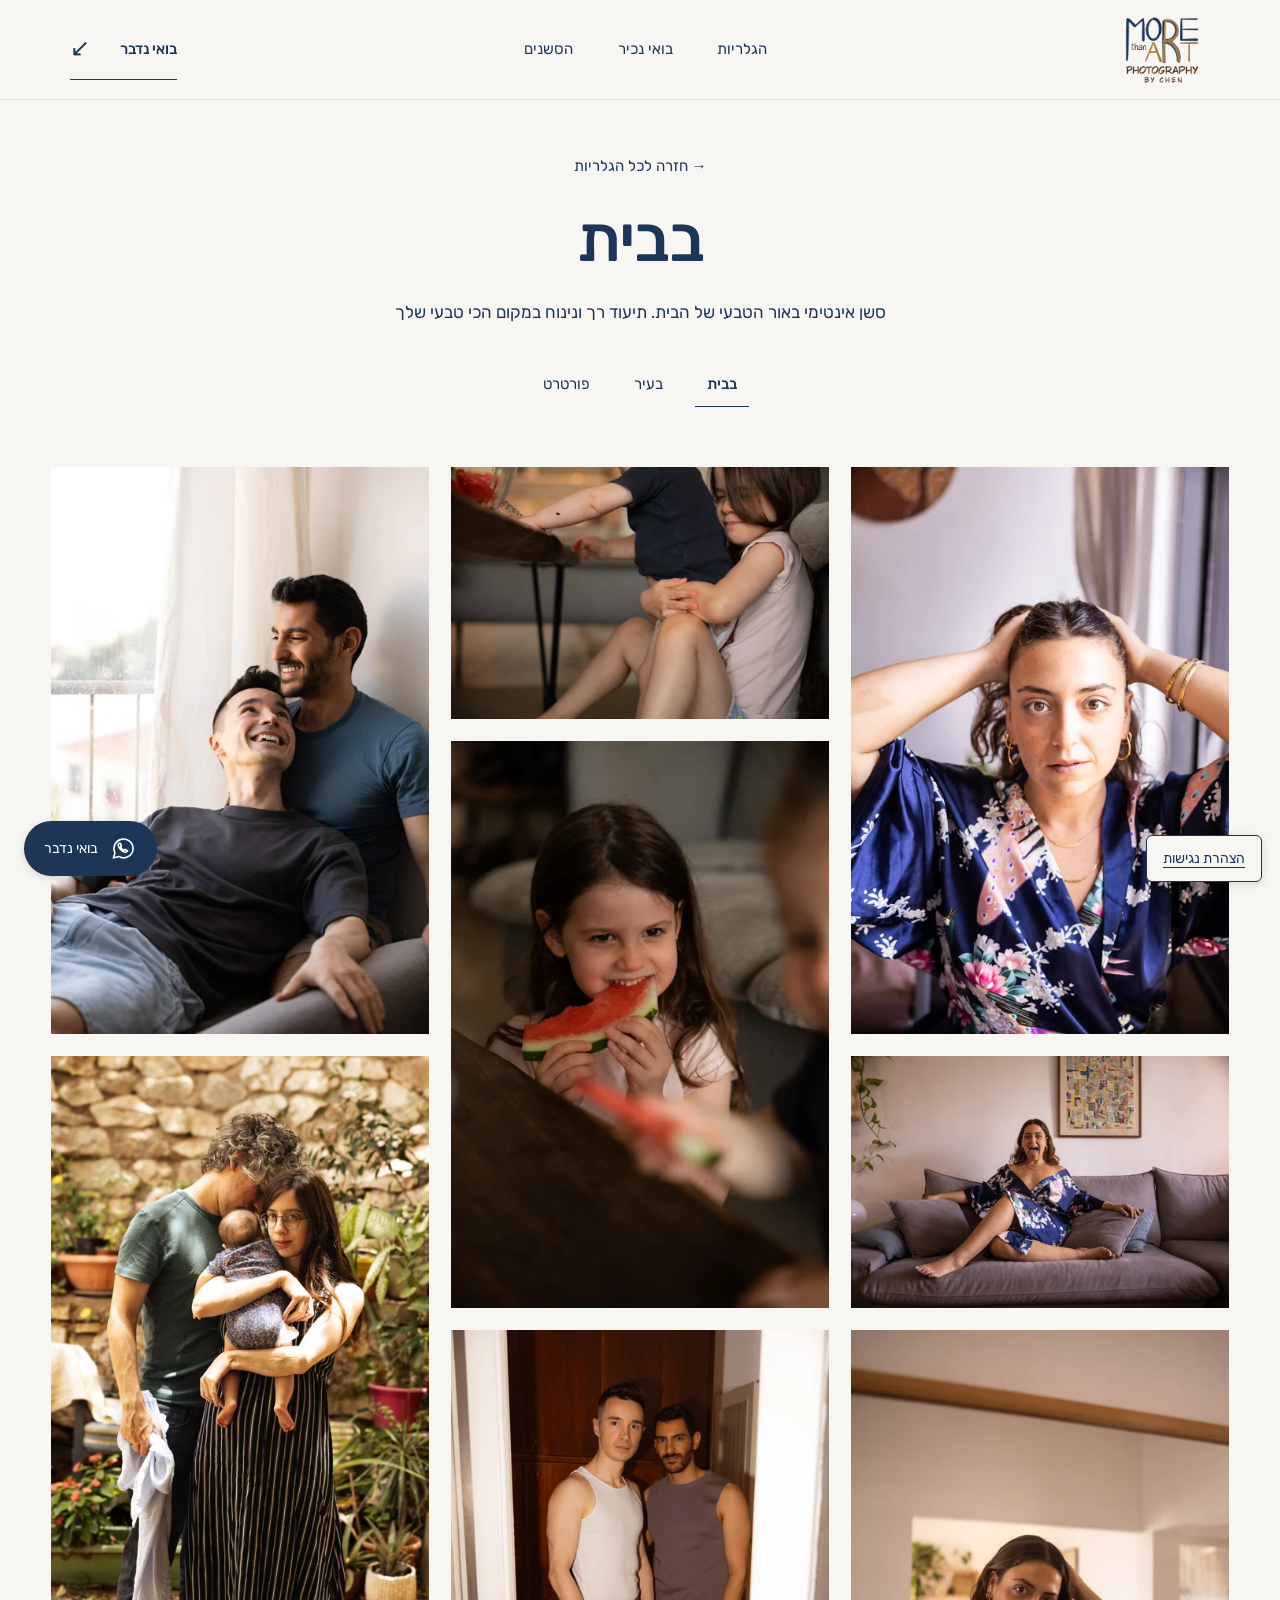
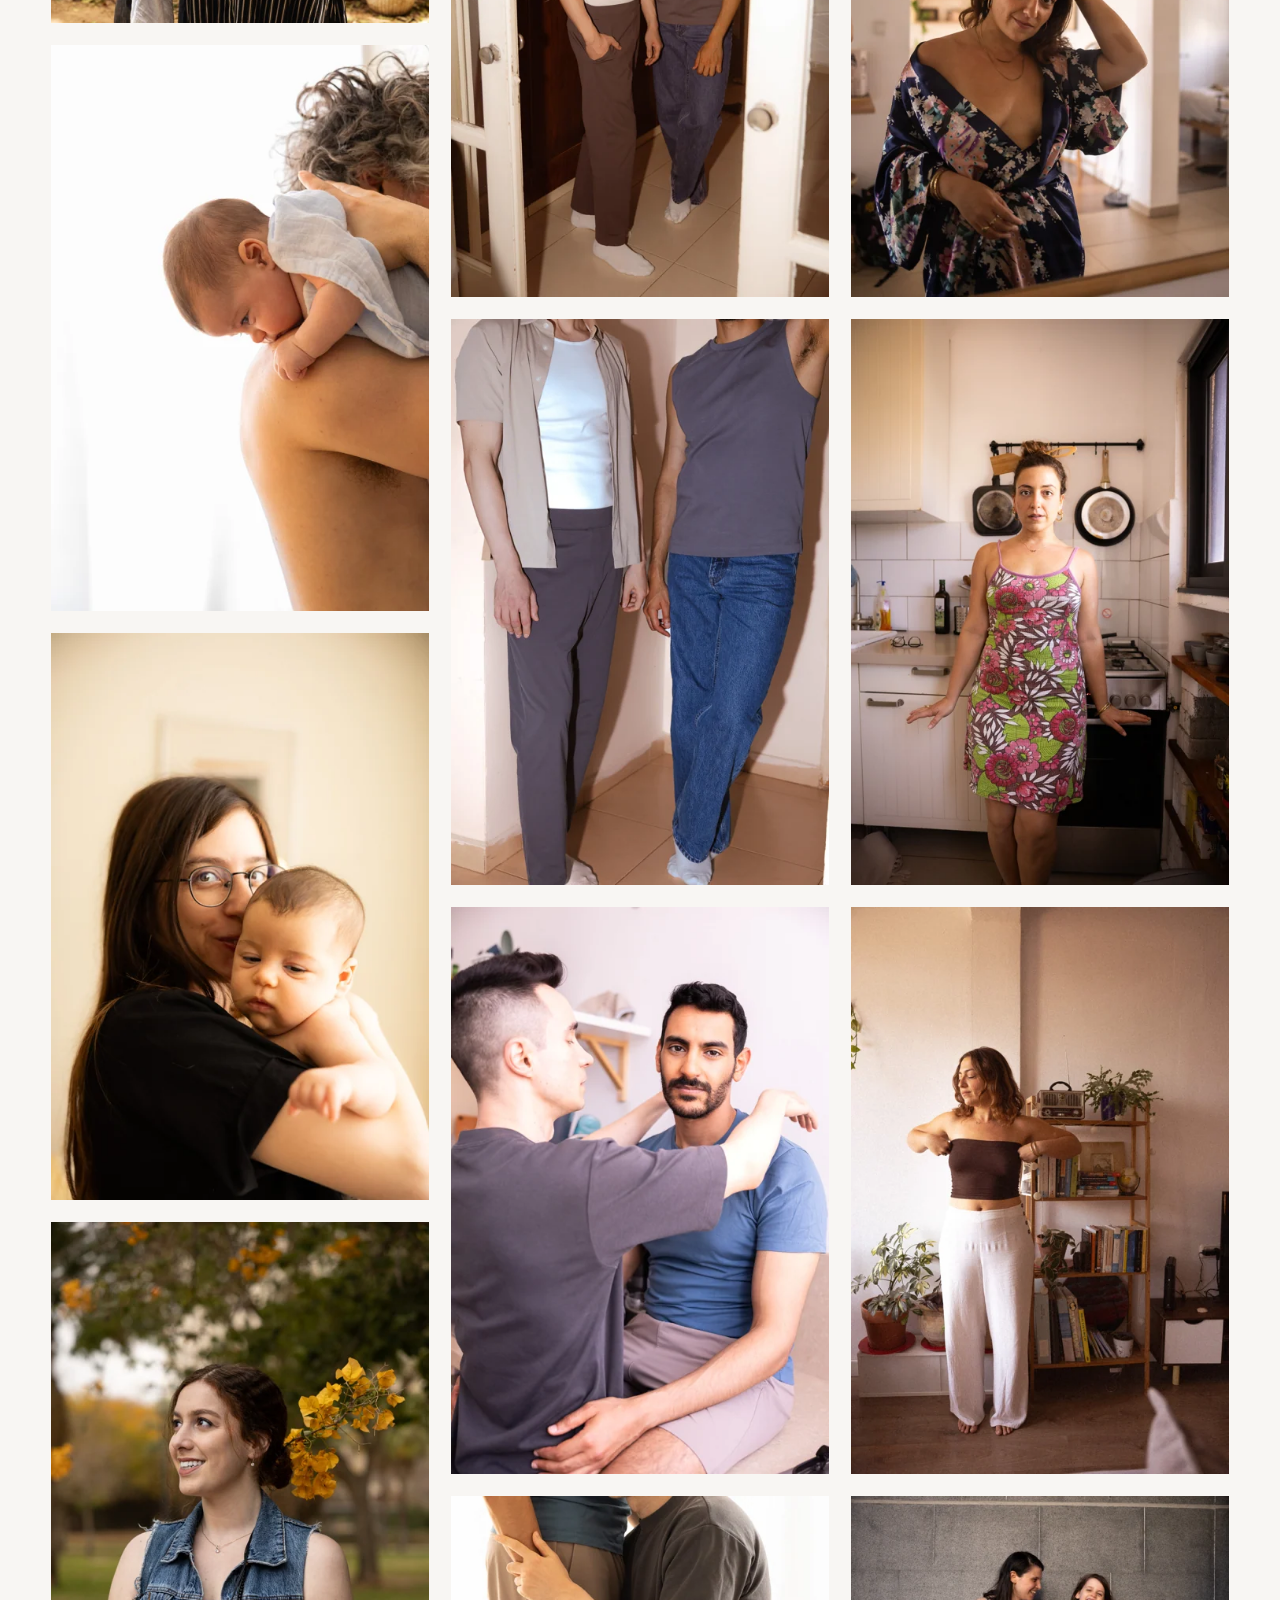
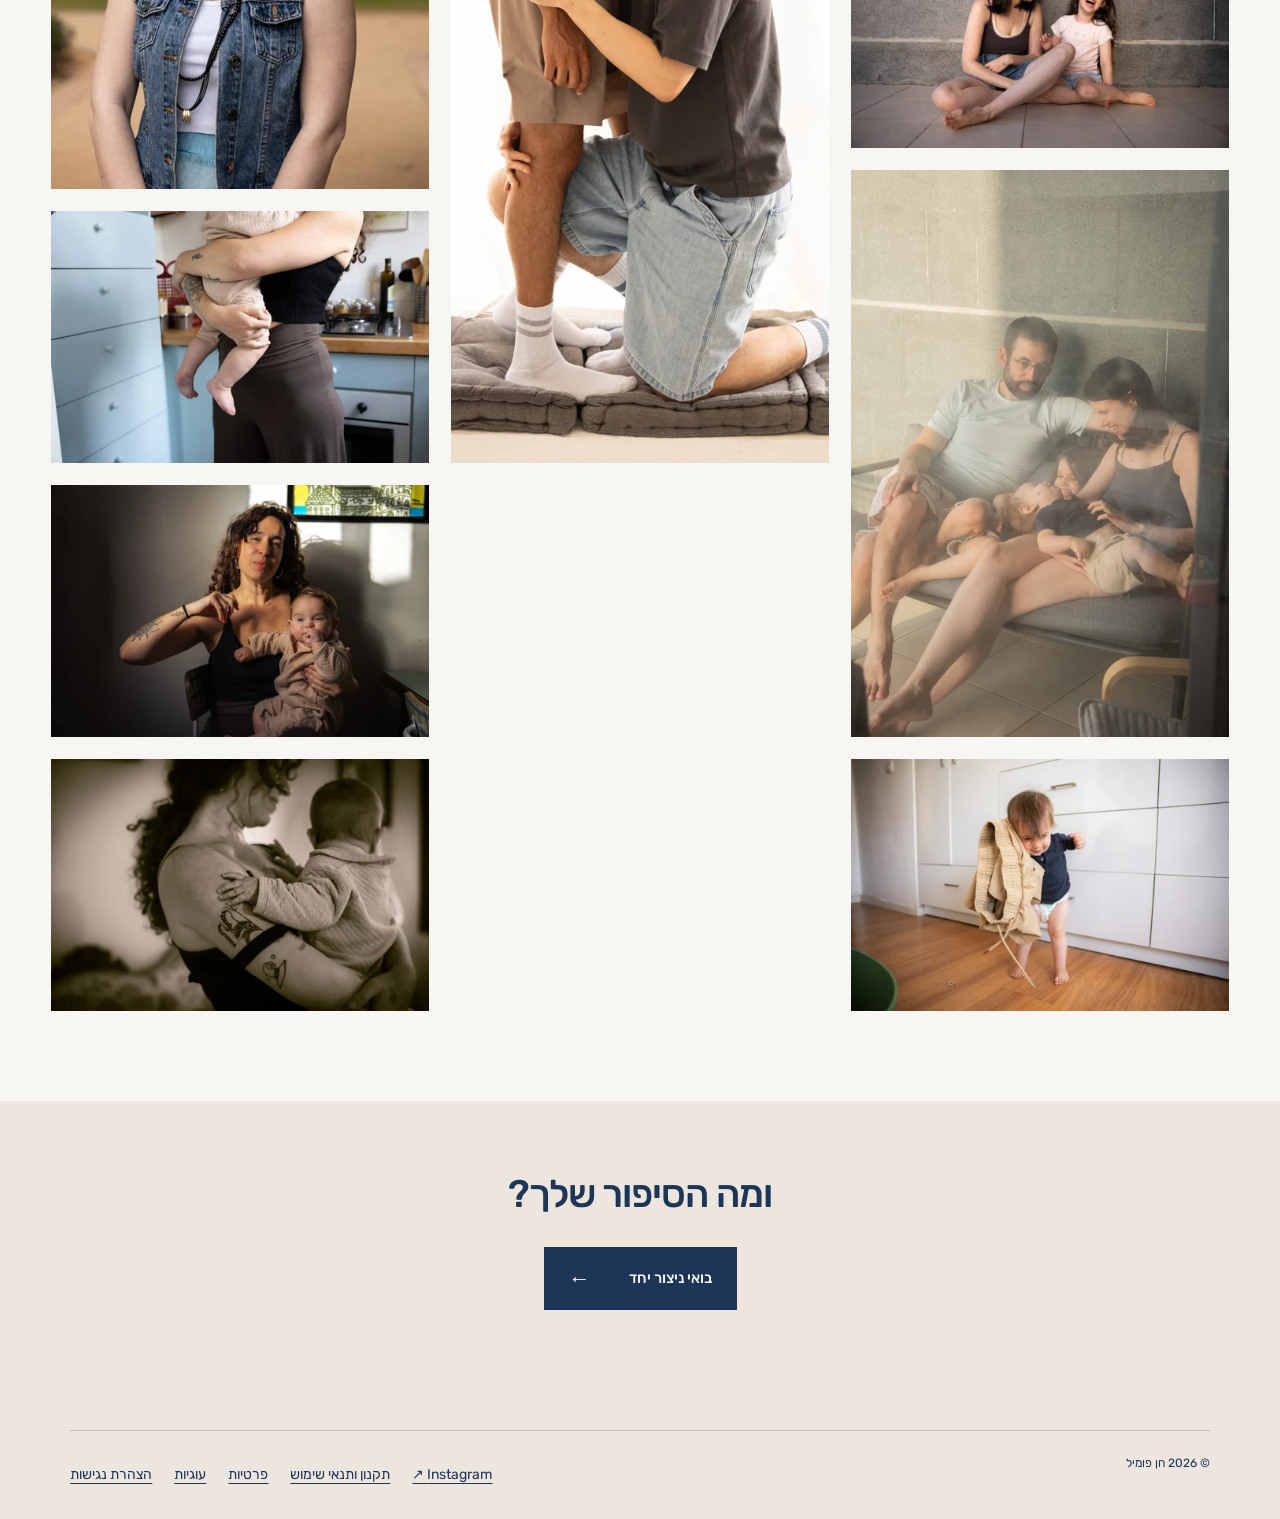
<file: gallery.html>
<!doctype html>
<html lang="he" dir="rtl"><head><meta charset="utf-8"><meta name="viewport" content="width=device-width,initial-scale=1"><meta name="robots" content="noindex,nofollow"><meta name="theme-color" content="#1d3557"><title>הגלריות | חן פומיל</title><link rel="icon" href="assets/favicon.svg"><link rel="preload" href="assets/fonts/rubik-variable.ttf" as="font" type="font/ttf" crossorigin><link rel="stylesheet" href="styles.css?v=legal-access-1"><script src="site-config.js" defer></script><script src="app.js" defer></script><script src="gallery.js" defer></script></head>
<body><a class="skip-link" href="#main">דילוג לתוכן</a><header class="site-header"><a class="brand" href="./" aria-label="חן פומיל, לעמוד הבית"><img src="assets/brand/logo-1600.webp" alt="חן פומיל" width="96" height="78"></a><nav class="main-nav gallery-nav" aria-label="ניווט ראשי"><a href="./#galleries">הגלריות</a><a href="./#about">בואי נכיר</a><a href="./#packages">הסשנים</a></nav><a class="header-contact gallery-contact" href="./#contact">בואי נדבר <span aria-hidden="true">↙</span></a></header>
<main id="main"><div class="page-header"><a class="back-link" href="./#galleries">→ חזרה לכל הגלריות</a><h1 id="gallery-heading">הגלריות שלי</h1><p id="gallery-description">צילום אישי ואמנותי. בבית, בעיר ובכל מקום שבו אפשר ליצור.</p><nav class="gallery-tabs" aria-label="בחירת גלריה"><a href="gallery.html?category=home" data-category="home">בבית</a><a href="gallery.html?category=urban" data-category="urban">בעיר</a><a href="gallery.html?category=portrait" data-category="portrait">פורטרט</a></nav></div><div id="photo-grid" class="photo-grid" aria-label="תמונות הגלריה"></div><p id="gallery-status" class="gallery-status" role="status"></p><noscript><p class="section-wrap">כדי להציג את התמונות בגלריה יש להפעיל JavaScript. ניתן לחזור לעמוד הבית לצפייה בתמונות נבחרות.</p></noscript><section class="gallery-cta"><h2>ומה הסיפור שלך?</h2><a href="./#contact" class="button button-dark">בואי ניצור יחד <span aria-hidden="true">←</span></a></section></main>
<footer class="site-footer"><div class="footer-bottom"><span>© <span data-year>2026</span> חן פומיל</span><nav aria-label="קישורים נוספים"><a data-instagram href="https://www.instagram.com/chenfomil.art/">Instagram ↗</a><a href="legal.html?section=terms">תקנון ותנאי שימוש</a><a href="legal.html?section=privacy">פרטיות</a><a href="legal.html?section=cookies">עוגיות</a><a href="legal.html?section=accessibility">הצהרת נגישות</a></nav></div></footer>
<a class="whatsapp-float" data-whatsapp href="https://wa.me/972545282908" aria-label="יצירת קשר בוואטסאפ"><svg viewBox="0 0 24 24" aria-hidden="true"><path d="M20.5 11.7a8.5 8.5 0 0 1-12.7 7.4L3 20.5l1.4-4.6a8.5 8.5 0 1 1 16.1-4.2Z"/><path d="M8.4 7.3c-.4 0-1.1.7-1.1 1.6 0 2.5 3.3 5.9 5.9 6.4 1 .2 2.3-.6 2.4-1.4l-2.1-1.1-.9 1c-1.5-.6-2.7-1.8-3.3-3.2l.8-.9-1-2.4Z"/></svg><span>בואי נדבר</span></a>
<dialog class="lightbox" id="lightbox" aria-labelledby="lightbox-heading"><h2 class="lightbox-heading" id="lightbox-heading">תמונה מהגלריה</h2><button class="dialog-close" id="close-lightbox" aria-label="סגירת התמונה">×</button><div class="lightbox-frame"><img id="lightbox-image" alt=""></div><button class="lightbox-nav lightbox-prev" id="previous-photo" aria-label="התמונה הקודמת">→</button><button class="lightbox-nav lightbox-next" id="next-photo" aria-label="התמונה הבאה">←</button><p class="lightbox-counter" id="lightbox-counter" aria-live="polite"></p></dialog><a class="accessibility-link" href="legal.html?section=accessibility" aria-label="הצהרת נגישות ויצירת קשר לסיוע">הצהרת נגישות</a></body></html>
</file>
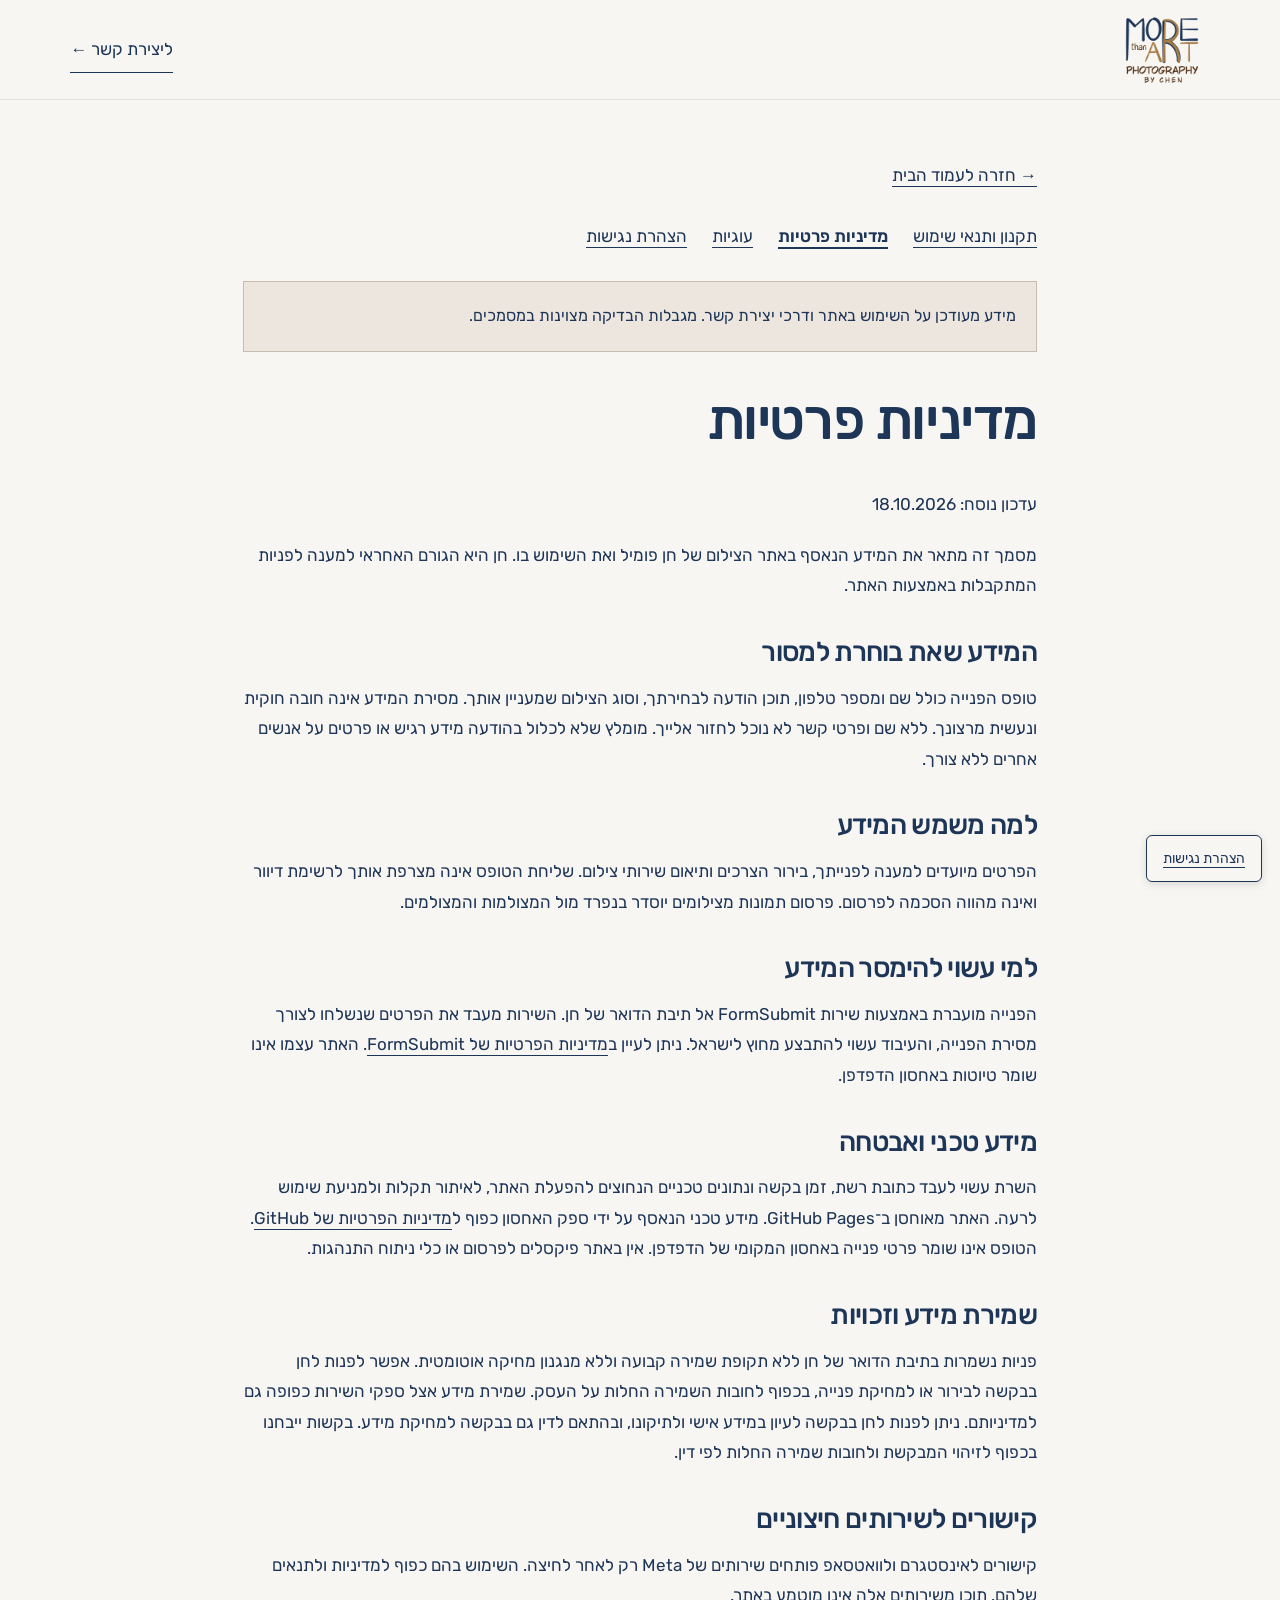
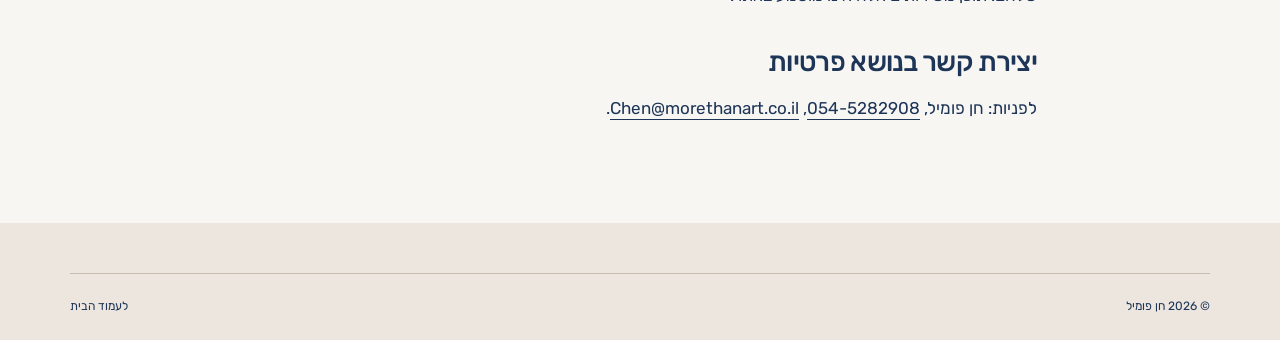
<file: legal.html>
<!doctype html><html lang="he" dir="rtl"><head><meta charset="utf-8"><meta name="viewport" content="width=device-width,initial-scale=1"><meta name="robots" content="noindex,nofollow"><title>מידע ושקיפות | חן פומיל</title><link rel="icon" href="assets/favicon.svg"><link rel="preload" href="assets/fonts/rubik-variable.ttf" as="font" type="font/ttf" crossorigin><link rel="stylesheet" href="styles.css?v=legal-access-1"><script src="site-config.js" defer></script><script src="app.js" defer></script><script src="legal.js?v=legal-access-1" defer></script></head><body><a class="skip-link" href="#main">דילוג לתוכן</a><header class="site-header"><a class="brand" href="./" aria-label="חן פומיל, לעמוד הבית"><img src="assets/brand/logo-1600.webp" alt="חן פומיל" width="96" height="78"></a><a href="./#contact" class="text-link">ליצירת קשר ←</a></header><main class="legal-page" id="main"><a href="./">→ חזרה לעמוד הבית</a><nav class="legal-tabs" aria-label="מסמכי האתר"><a href="legal.html?section=terms">תקנון ותנאי שימוש</a><a href="legal.html?section=privacy">מדיניות פרטיות</a><a href="legal.html?section=cookies">עוגיות</a><a href="legal.html?section=accessibility">הצהרת נגישות</a></nav><p class="legal-notice" id="legal-preview">מידע מעודכן על השימוש באתר ודרכי יצירת קשר. מגבלות הבדיקה מצוינות במסמכים.</p><article id="legal-content"><h1>מידע ושקיפות</h1><p>לפרטים אפשר לפנות לחן בטלפון <a href="tel:+972545282908" dir="ltr">054-5282908</a> או במייל <a href="mailto:Chen@morethanart.co.il">Chen@morethanart.co.il</a>.</p></article><noscript><p>המסמכים המלאים מוצגים כאשר JavaScript מופעל. אפשר לבקש עותק במייל המופיע בעמוד.</p></noscript></main><footer class="site-footer"><div class="footer-bottom"><span>© <span data-year>2026</span> חן פומיל</span><a href="./">לעמוד הבית</a></div></footer><a class="accessibility-link" href="legal.html?section=accessibility" aria-label="הצהרת נגישות ויצירת קשר לסיוע">הצהרת נגישות</a></body></html>
</file>
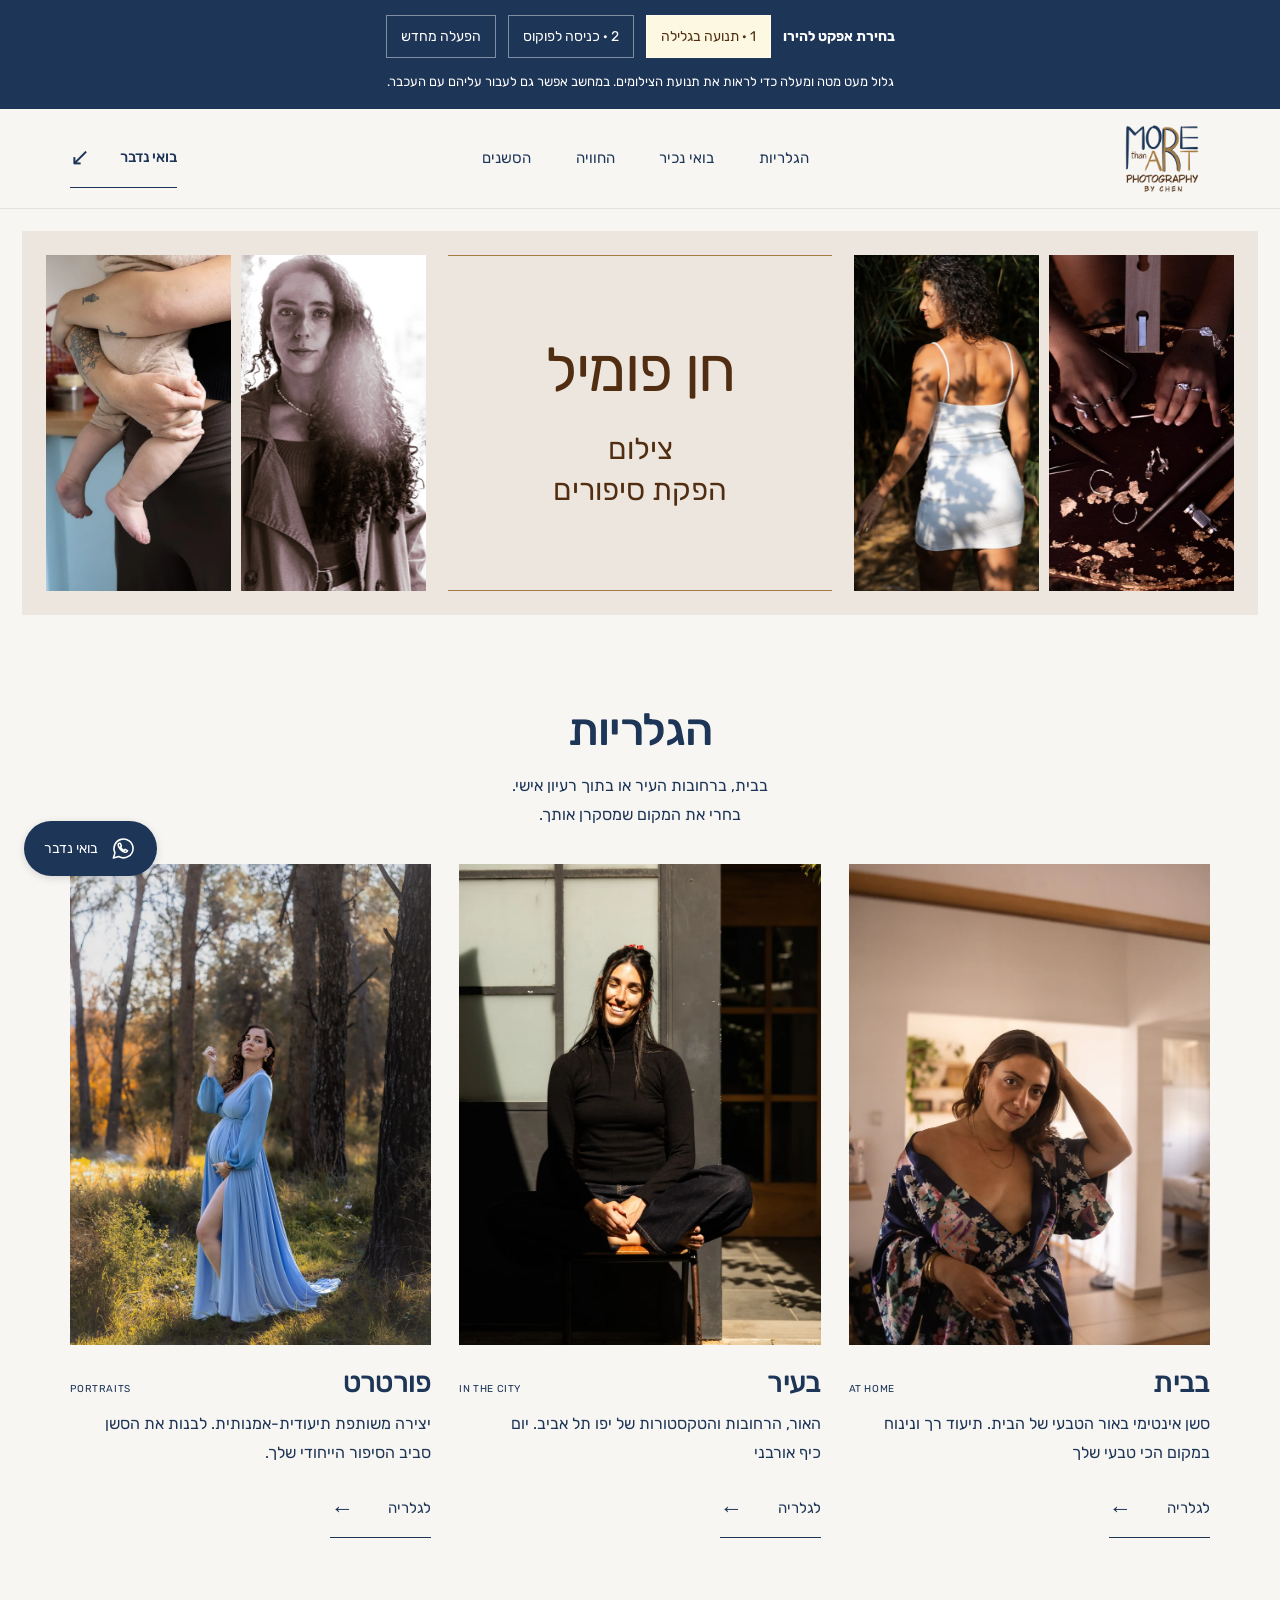
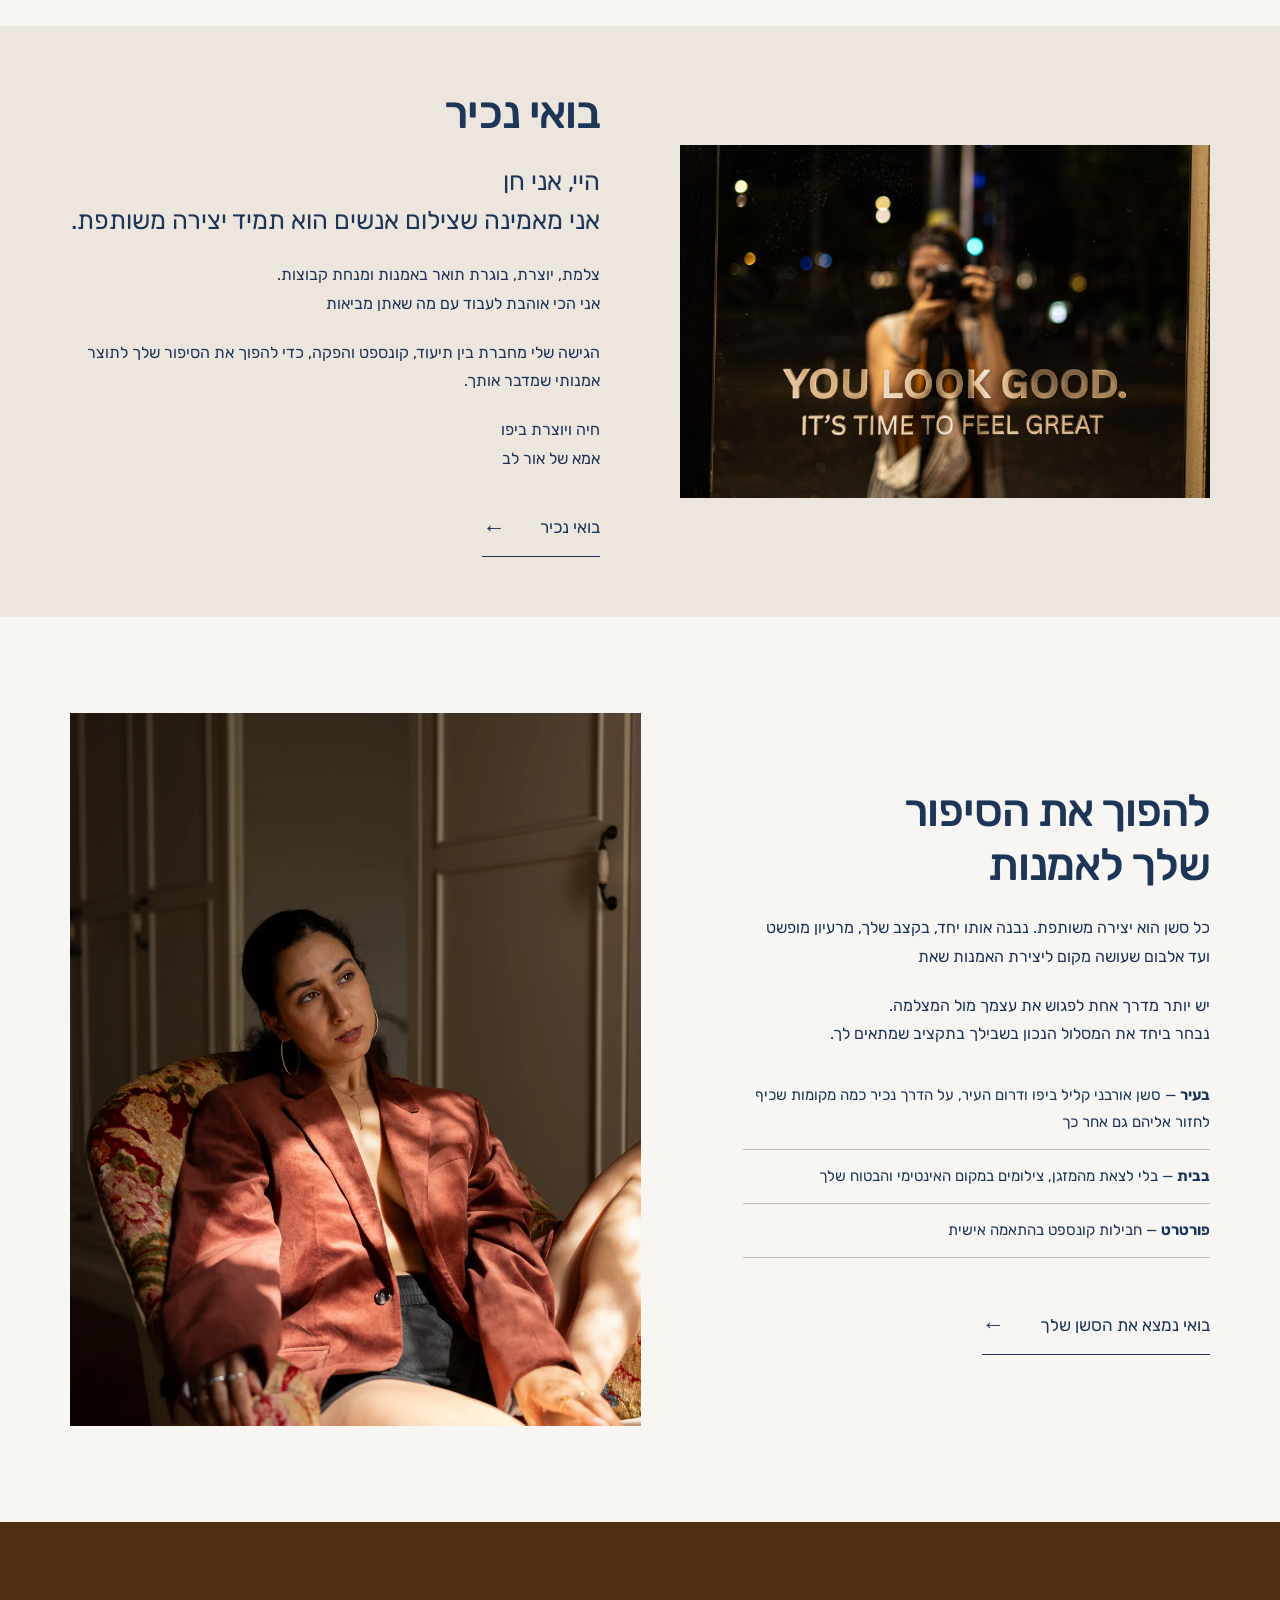
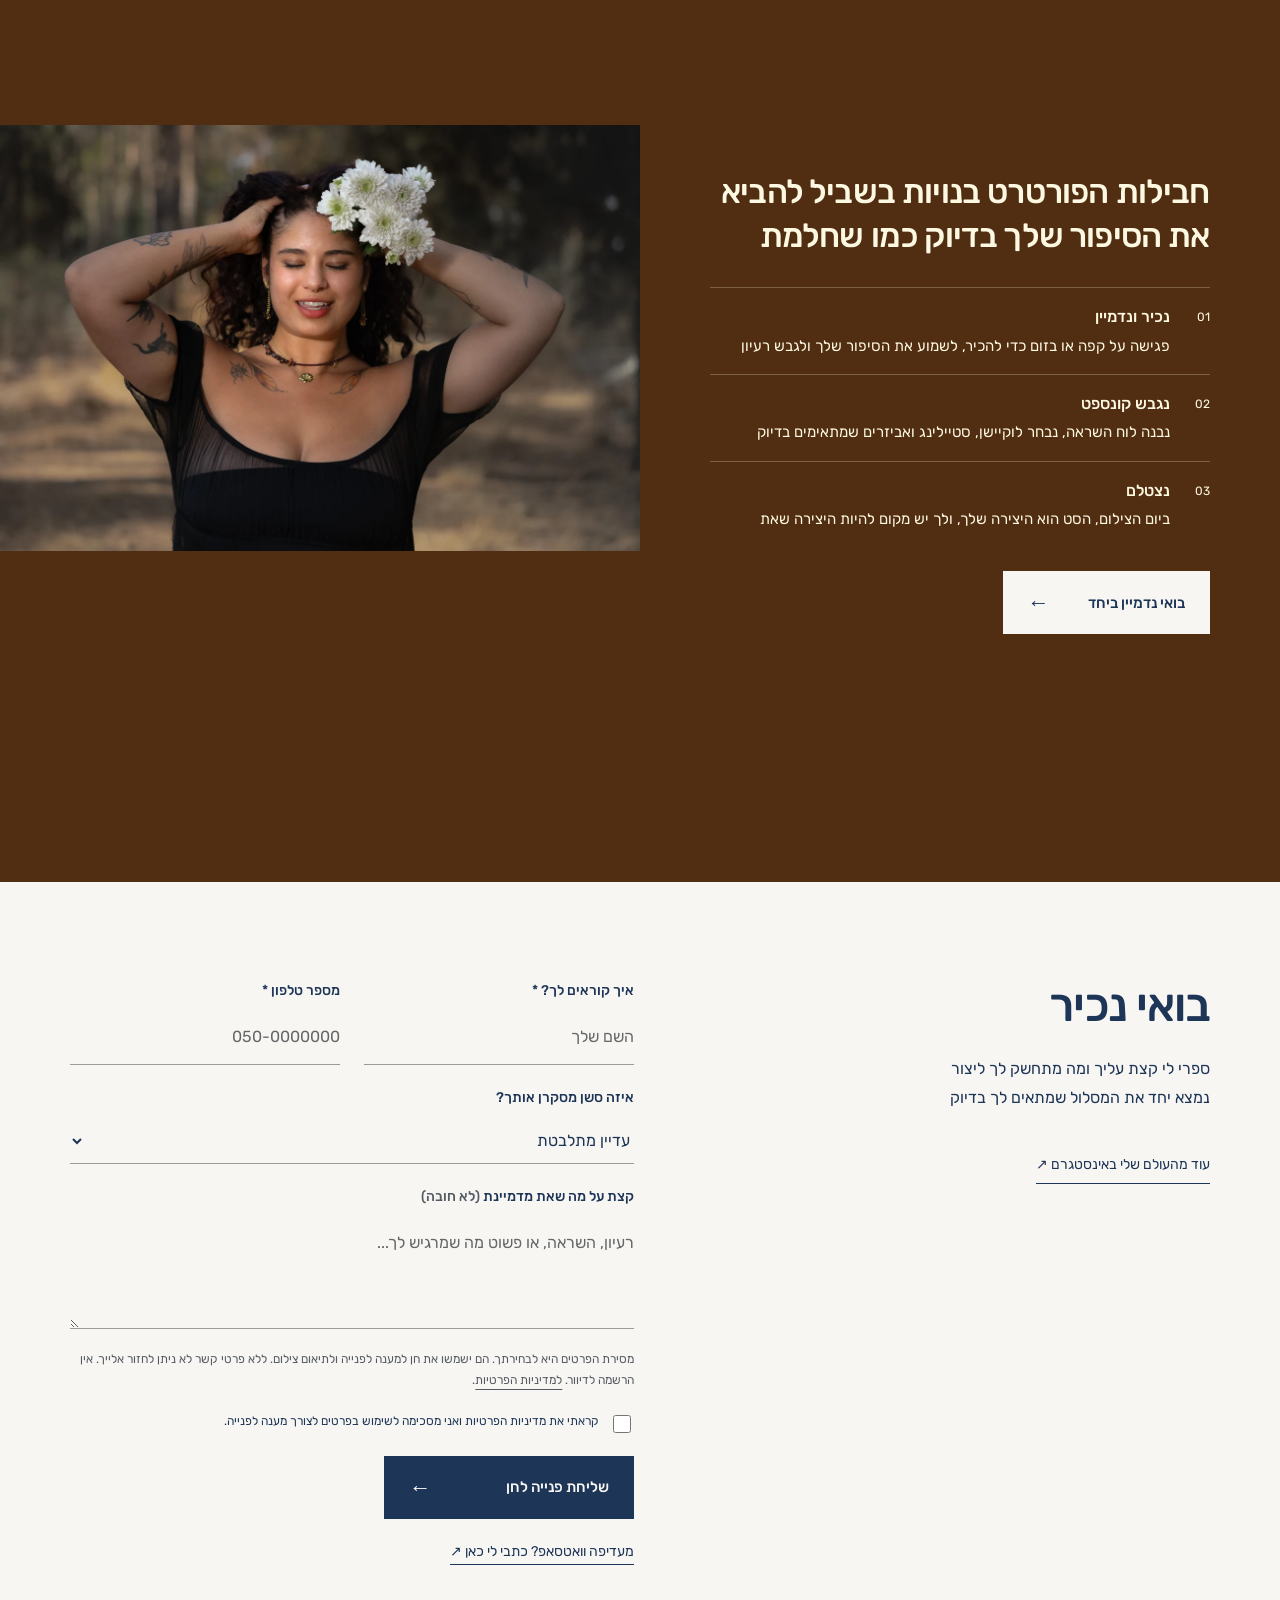
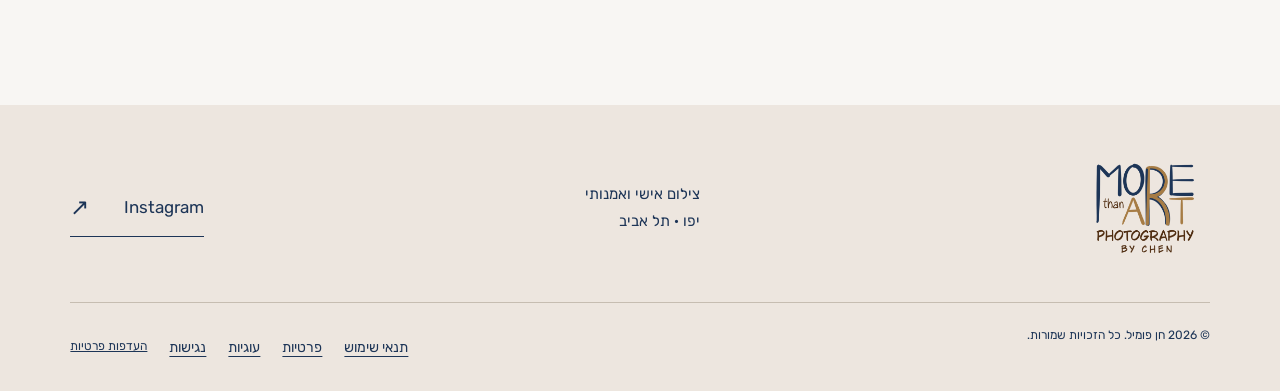
<file: motion-preview.html>
<!doctype html>
<html lang="he" dir="rtl">
<head>
  <meta charset="utf-8">
  <meta name="viewport" content="width=device-width,initial-scale=1">
  <meta name="description" content="חן פומיל, צלמת ויוצרת ביפו. צילום אישי ואמנותי בבית, בעיר ובסשן פורטרט שנבנה סביב העולם שלך.">
  <meta name="theme-color" content="#1d3557">
  <meta name="robots" content="noindex,nofollow">
  <title>חן פומיל | צילום והפקת סיפורים</title>
  <link rel="icon" href="assets/favicon.svg" type="image/svg+xml">
  <link rel="preload" href="assets/fonts/rubik-variable.ttf" as="font" type="font/ttf" crossorigin><link rel="stylesheet" href="styles.css"><link rel="stylesheet" href="art-direction.css">
  <script src="site-config.js" defer></script>
  <script src="app.js" defer></script>
<link rel="stylesheet" href="motion-preview.css"><script src="motion-preview.js" defer></script></head>
<body>
<aside class="motion-controls" aria-label="השוואת אפקטים"><strong>בחירת אפקט להירו</strong><a href="?effect=prints" data-effect="prints">1 · תנועה בגלילה</a><a href="?effect=focus" data-effect="focus">2 · כניסה לפוקוס</a><button type="button" id="replay">הפעלה מחדש</button><span id="motion-hint"></span></aside>
  <a class="skip-link" href="#main">דילוג לתוכן</a>
  <header class="site-header">
    <a class="brand" href="./" aria-label="חן פומיל, לעמוד הבית"><img src="assets/brand/logo-1600.webp" alt="חן פומיל" width="190" height="70"></a>
    <button class="menu-toggle" aria-expanded="false" aria-controls="main-nav">תפריט <span aria-hidden="true">☰</span></button>
    <nav class="main-nav" id="main-nav" aria-label="ניווט ראשי">
      <a href="#galleries">הגלריות</a><a href="#about">בואי נכיר</a><a href="#experience">החוויה</a><a href="#packages">הסשנים</a><a class="mobile-contact" href="#contact">יצירת קשר</a>
    </nav>
    <a class="header-contact" href="#contact">בואי נדבר <span aria-hidden="true">↙</span></a>
  </header>
  <main id="main">
    <section class="hero" aria-labelledby="hero-title">
<div class="hero-panel panel-one"><img src="assets/home/13EbB3bM83ADUawuX3hYkfz-9finu-sj3-1600.webp" alt="תקריב של תינוק בזרועות אישה במטבח" width="2048" height="1365" fetchpriority="high"></div><div class="hero-panel panel-two"><img src="assets/urban/1GGjrxbNYWp_0Cf6qO_5Ky0upWgGNVaRh-1600.webp" alt="דיוקן אישה מתולתלת באור שמש אחורי ברחוב" width="1365" height="2048" fetchpriority="high"></div><div class="hero-signature"><p class="hero-kicker">חן פומיל</p><h1 id="hero-title">צילום<br>הפקת סיפורים</h1></div><div class="hero-panel panel-three"><img src="assets/portrait/1RsvpHQXnm_LlPU9iwlNHZNkBVLlEEw3a-1600.webp" alt="אישה בשמלה תכולה מצולמת מאחור בין עלים ואור" width="1365" height="2048" fetchpriority="high"></div><div class="hero-panel panel-four"><img src="assets/portrait/1ck4AgOvFYvviWqQ2u85vKXVZIXAzCBTG-1600.webp" alt="תקריב של ידיים על בד שחור עם פרטים זהובים" width="2048" height="1365" fetchpriority="high"></div>
    </section>

    <section class="gallery-section section-wrap" id="galleries" aria-labelledby="galleries-title">
      <div class="section-intro"><h2 id="galleries-title">הגלריות</h2><p>בבית, ברחובות העיר או בתוך רעיון אישי.<br>בחרי את המקום שמסקרן אותך.</p><nav class="mobile-gallery-links" aria-label="גישה מהירה לגלריות"><a href="gallery.html?category=home">בבית</a><a href="gallery.html?category=urban">בעיר</a><a href="gallery.html?category=portrait">פורטרט</a></nav></div>
      <div class="gallery-choices">
        <article class="gallery-choice"><a class="gallery-photo" href="gallery.html?category=home" aria-label="לגלריית בבית"><img src="assets/cover-home.webp" alt="צילום אישי באור הטבעי של הבית" width="600" height="800" loading="lazy"></a><div class="gallery-title"><h3><a href="gallery.html?category=home">בבית</a></h3><span lang="en" dir="ltr">AT HOME</span></div><p>סשן אינטימי באור הטבעי של הבית. תיעוד רך ונינוח במקום הכי טבעי שלך</p><a class="text-link" href="gallery.html?category=home">לגלריה <span aria-hidden="true">←</span></a></article>
        <article class="gallery-choice"><a class="gallery-photo" href="gallery.html?category=urban" aria-label="לגלריית בעיר"><img src="assets/cover-urban.webp" alt="צילום אורבני ברחובות העיר" width="600" height="800" loading="lazy"></a><div class="gallery-title"><h3><a href="gallery.html?category=urban">בעיר</a></h3><span lang="en" dir="ltr">IN THE CITY</span></div><p>האור, הרחובות והטקסטורות של יפו תל אביב. יום כיף אורבני</p><a class="text-link" href="gallery.html?category=urban">לגלריה <span aria-hidden="true">←</span></a></article>
        <article class="gallery-choice"><a class="gallery-photo" href="gallery.html?category=portrait" aria-label="לגלריית פורטרט"><img src="assets/cover-portrait.webp" alt="פורטרט אמנותי מתוך עבודותיה של חן" width="600" height="800" loading="lazy"></a><div class="gallery-title"><h3><a href="gallery.html?category=portrait">פורטרט</a></h3><span lang="en" dir="ltr">PORTRAITS</span></div><p>יצירה משותפת תיעודית-אמנותית. לבנות את הסשן סביב הסיפור הייחודי שלך.</p><a class="text-link" href="gallery.html?category=portrait">לגלריה <span aria-hidden="true">←</span></a></article>
      </div>
    </section>

    <section class="about-section" id="about" aria-labelledby="about-title">
      <div class="about-image"><img src="assets/brand/chen-1600.webp" alt="חן פומיל, צלמת ויוצרת" width="800" height="1000" loading="lazy"></div>
      <div class="about-copy"><h2 id="about-title">בואי נכיר</h2><p class="about-lead">היי, אני חן<br>אני מאמינה שצילום אנשים הוא תמיד יצירה משותפת.</p><p>צלמת, יוצרת, בוגרת תואר באמנות ומנחת קבוצות.<br>אני הכי אוהבת לעבוד עם מה שאתן מביאות</p><p>הגישה שלי מחברת בין תיעוד, קונספט והפקה, כדי להפוך את הסיפור שלך לתוצר אמנותי שמדבר אותך.</p><p>חיה ויוצרת ביפו<br>אמא של אור לב</p><a class="text-link" href="#contact">בואי נכיר <span aria-hidden="true">←</span></a></div>
    </section>

    <section class="experience-section section-wrap" id="experience" aria-labelledby="experience-title">
      <div class="experience-copy"><h2 id="experience-title">להפוך את הסיפור שלך לאמנות</h2><p>כל סשן הוא יצירה משותפת. נבנה אותו יחד, בקצב שלך, מרעיון מופשט ועד אלבום שעושה מקום ליצירת האמנות שאת</p><p>יש יותר מדרך אחת לפגוש את עצמך מול המצלמה.<br>נבחר ביחד את המסלול הנכון בשבילך בתקציב שמתאים לך.</p><ul class="session-options"><li><strong>בעיר</strong> — סשן אורבני קליל ביפו ודרום העיר, על הדרך נכיר כמה מקומות שכיף לחזור אליהם גם אחר כך</li><li><strong>בבית</strong> — בלי לצאת מהמזגן, צילומים במקום האינטימי והבטוח שלך</li><li><strong>פורטרט</strong> — חבילות קונספט בהתאמה אישית</li></ul><a class="text-link" href="#contact">בואי נמצא את הסשן שלך <span aria-hidden="true">←</span></a></div>
      <div class="experience-images"><img class="experience-main" src="assets/experience.webp" alt="פורטרט שנוצר מתוך קונספט אישי" width="700" height="900" loading="lazy"></div>
    </section>

    <section class="packages-section" id="packages" aria-labelledby="packages-title"><div class="packages-photo"><img src="assets/packages.webp" alt="רגע מתוך סשן צילום של חן" width="900" height="1000" loading="lazy"></div><div class="packages-copy"><h2 id="packages-title">חבילות הפורטרט בנויות בשביל להביא את הסיפור שלך בדיוק כמו שחלמת</h2><ol class="process-list"><li><div><strong>נכיר ונדמיין</strong>פגישה על קפה או בזום כדי להכיר, לשמוע את הסיפור שלך ולגבש רעיון</div></li><li><div><strong>נגבש קונספט</strong>נבנה לוח השראה, נבחר לוקיישן, סטיילינג ואביזרים שמתאימים בדיוק</div></li><li><div><strong>נצטלם</strong>ביום הצילום, הסט הוא היצירה שלך, ולך יש מקום להיות היצירה שאת</div></li></ol><a class="button button-light" href="#contact">בואי נדמיין ביחד <span aria-hidden="true">←</span></a></div></section>

    <section class="contact-section section-wrap" id="contact" aria-labelledby="contact-title"><div class="contact-intro"><h2 id="contact-title">בואי נכיר</h2><p>ספרי לי קצת עליך ומה מתחשק לך ליצור<br>נמצא יחד את המסלול שמתאים לך בדיוק</p><a class="contact-instagram" data-instagram href="#contact">עוד מהעולם שלי באינסטגרם <span aria-hidden="true">↗</span></a></div>
      <form id="lead-form" class="lead-form" action="/api/leads" method="post">
        <div class="form-row"><label><span>איך קוראים לך? <span aria-hidden="true">*</span></span><input name="name" autocomplete="name" required maxlength="100" placeholder="השם שלך"></label><label><span>מספר טלפון <span aria-hidden="true">*</span></span><input name="phone" type="tel" dir="ltr" autocomplete="tel" required maxlength="24" placeholder="050-0000000"></label></div>
        
        <label>איזה סשן מסקרן אותך?<select name="category"><option value="undecided">עדיין מתלבטת</option><option value="home">בית</option><option value="urban">עיר</option><option value="portrait">פורטרט - חבילה בהתאמה אישית</option></select></label>
        <label>קצת על מה שאת מדמיינת <span class="optional">(לא חובה)</span><textarea name="message" rows="3" maxlength="2000" placeholder="רעיון, השראה, או פשוט מה שמרגיש לך..."></textarea></label>
        <div class="honey" aria-hidden="true"><label>Website<input name="website" tabindex="-1" autocomplete="off"></label></div>
        <p class="form-privacy">מסירת הפרטים היא לבחירתך. הם ישמשו את חן למענה לפנייה ולתיאום צילום. ללא פרטי קשר לא ניתן לחזור אלייך. אין הרשמה לדיוור. <a href="legal.html?section=privacy">למדיניות הפרטיות</a>.</p>
        <label class="consent"><input type="checkbox" name="consent" required><span>קראתי את מדיניות הפרטיות ואני מסכימה לשימוש בפרטים לצורך מענה לפנייה.</span></label>
        <button class="button button-dark" type="submit">שליחת פנייה לחן <span aria-hidden="true">←</span></button><a class="contact-whatsapp" data-whatsapp href="https://wa.me/972545282908">מעדיפה וואטסאפ? כתבי לי כאן ↗</a><p id="form-status" class="form-status" role="status" aria-live="polite"></p>
      </form>
    </section>
  </main>
  <footer class="site-footer"><div class="footer-top"><a class="brand footer-brand" href="./"><img src="assets/brand/logo-1600.webp" alt="חן פומיל" width="200" height="80" loading="lazy"></a><p>צילום אישי ואמנותי<br>יפו · תל אביב</p><a data-instagram href="#contact" class="text-link">Instagram <span aria-hidden="true">↗</span></a></div><div class="footer-bottom"><span>© <span data-year>2026</span> חן פומיל. כל הזכויות שמורות.</span><nav aria-label="מידע משפטי"><a href="legal.html?section=terms">תנאי שימוש</a><a href="legal.html?section=privacy">פרטיות</a><a href="legal.html?section=cookies">עוגיות</a><a href="legal.html?section=accessibility">נגישות</a><button class="link-button" data-cookie-settings>העדפות פרטיות</button></nav></div></footer>
  <a class="whatsapp-float" data-whatsapp href="#contact" aria-label="יצירת קשר בוואטסאפ"><svg viewBox="0 0 24 24" aria-hidden="true"><path d="M20.5 11.7a8.5 8.5 0 0 1-12.7 7.4L3 20.5l1.4-4.6a8.5 8.5 0 1 1 16.1-4.2Z"/><path d="M8.4 7.3c-.4 0-1.1.7-1.1 1.6 0 2.5 3.3 5.9 5.9 6.4 1 .2 2.3-.6 2.4-1.4l-2.1-1.1-.9 1c-1.5-.6-2.7-1.8-3.3-3.2l.8-.9-1-2.4Z"/></svg><span>בואי נדבר</span></a>
  <dialog class="privacy-dialog" id="privacy-dialog" aria-labelledby="privacy-title"><button class="dialog-close" data-close-privacy aria-label="סגירת העדפות פרטיות">×</button><h2 id="privacy-title">הפרטיות שלך</h2><p>האתר אינו מפעיל כלי פרסום או ניתוח התנהגות, ואינו מטמיע תוכן מאינסטגרם או מוואטסאפ. הקישורים נפתחים רק בבחירתך.</p><p>האתר אינו שומר עוגיות או העדפות באחסון המקומי של הדפדפן. <a href="legal.html?section=cookies">מידע על עוגיות ואחסון מקומי</a></p><button class="button button-dark" data-close-privacy>הבנתי, אפשר להמשיך</button></dialog>
  <div class="toast" role="status" aria-live="polite" hidden></div>
</body>
</html>
</file>
<file: styles.css>
@font-face{font-family:Rubik;src:url('assets/fonts/rubik-variable.ttf') format('truetype');font-style:normal;font-weight:300 900;font-display:swap}
.mobile-contact,.mobile-gallery-links{display:none}
:root{--navy:#1d3557;--chocolate:#512e11;--gold:#a67c45;--ivory:#ede6df;--cream:#fdf8e1;--canvas:#f8f6f3;--line:#c6bdb1;--muted:#545a61;--header-height:106px;--sticky:10;--floating:20;--toast:30}
*{box-sizing:border-box}html{scroll-behavior:smooth;scroll-padding-top:calc(var(--header-height) + 20px)}body{margin:0;color:var(--navy);background:var(--canvas);font-family:Rubik,Arial,sans-serif;font-size:18px;line-height:1.65}body.modal-open{overflow:hidden}a{color:inherit;text-underline-offset:5px}button,input,select,textarea{font:inherit}button,a,input,textarea,select{-webkit-tap-highlight-color:transparent}button{cursor:pointer}button:disabled{cursor:wait;opacity:.7}img{display:block;max-width:100%;height:auto}a{text-decoration:none}h1,h2,h3,p{margin:0}h1,h2,h3{font-family:Rubik,Arial,sans-serif;font-weight:400;line-height:1.25;text-wrap:balance}h2{font-size:clamp(2.3rem,4vw,4rem)}h3{font-size:2.25rem}p{text-wrap:pretty}::selection{background:var(--navy);color:white}:focus-visible{outline:3px solid var(--gold);outline-offset:6px}section[id]{scroll-margin-top:20px}.skip-link{position:fixed;top:-100px;right:20px;background:var(--navy);color:white;padding:12px 20px;z-index:50}.skip-link:focus{top:12px}.site-header{height:var(--header-height);padding:12px 4.4%;display:flex;align-items:center;justify-content:space-between;background:var(--canvas);position:sticky;top:0;z-index:var(--sticky);border-bottom:1px solid rgba(29,53,87,.1)}.brand{display:flex;align-items:center;flex-shrink:0}.brand img{width:96px;height:78px;object-fit:contain}.main-nav{display:flex;align-items:center;gap:clamp(22px,3.5vw,54px)}.main-nav a{font-size:17px;position:relative}.main-nav a:after{content:'';position:absolute;bottom:-6px;right:0;width:0;height:1px;background:currentColor;transition:width .2s ease}.main-nav a:hover:after{width:100%}.header-contact{display:flex;gap:45px;align-items:center;border-bottom:1px solid var(--navy);padding:8px 0}.header-contact span{font-size:24px}.menu-toggle{display:none}.hero{height:min(790px,calc(100svh - var(--header-height)));min-height:570px;position:relative;margin:0 18px;color:white;overflow:hidden;background:var(--navy)}.hero picture{position:absolute;inset:0}.hero-image{width:100%;height:100%;object-fit:cover;object-position:center 43%}.hero-shade{position:absolute;inset:0;background:linear-gradient(0deg,rgba(9,17,21,.35),rgba(9,17,21,.08) 50%,rgba(9,17,21,.08))}.hero-content{position:absolute;inset:0;display:flex;align-items:center;justify-content:center;flex-direction:column;text-align:center;padding:35px 24px;text-shadow:0 2px 18px #0004}.hero-kicker{font-size:17px;margin-bottom:20px}.hero h1{font-size:clamp(3.7rem,6.2vw,5.9rem);line-height:1.18;letter-spacing:-.025em}.hero-content>p:not(.hero-kicker){font-size:21px;margin:20px 0 30px}.hero-bottom{position:absolute;bottom:25px;inset-inline:40px;display:flex;justify-content:space-between;gap:20px;font-size:14px}.hero-bottom [lang=en]{font-size:12px;letter-spacing:.1em}.button{display:inline-flex;justify-content:space-between;align-items:center;gap:44px;border:1px solid transparent;padding:14px 27px;min-height:54px;font-size:17px;font-weight:500;line-height:1.5;transition:background .2s,color .2s;text-shadow:none}.button span{font-size:22px}.button-light{background:var(--canvas);color:var(--navy)}.button-light:hover{background:var(--ivory)}.button-dark{background:var(--navy);color:var(--canvas)}.button-dark:hover{background:#29466e}.section-wrap{max-width:1440px;margin-inline:auto;padding:110px 6.2%}.section-intro{text-align:center;max-width:580px;margin:0 auto 55px}.section-intro h2{margin-bottom:20px}.eyebrow{font-size:16px;margin-bottom:18px}.section-intro>p:last-child{font-size:20px}.gallery-choices{display:grid;grid-template-columns:repeat(3,minmax(0,1fr));gap:36px}.gallery-photo{display:block;overflow:hidden;background:var(--ivory)}.gallery-photo img{width:100%;aspect-ratio:3/4;object-fit:cover;transition:transform .45s ease-out}.gallery-photo:hover img{transform:scale(1.025)}.gallery-title{display:flex;align-items:baseline;justify-content:space-between;margin:25px 0 12px;gap:12px}.gallery-title span{font-size:11px;letter-spacing:.13em}.gallery-choice p{font-size:18px;min-height:118px}.text-link{display:inline-flex;gap:35px;align-items:center;border-bottom:1px solid currentColor;padding:8px 0;min-height:44px}.gallery-choice .text-link{margin-top:20px}.text-link span{font-size:23px;transition:transform .2s}.text-link:hover span{transform:translateX(-5px)}.about-section{display:grid;grid-template-columns:1fr 1fr;background:var(--ivory);align-items:stretch}.about-image img{width:100%;height:100%;min-height:620px;max-height:780px;object-fit:cover;object-position:50% 50%}.about-copy{padding:80px clamp(30px,7vw,120px);align-self:center}.about-copy h2{margin-bottom:30px}.about-lead{font-family:Rubik,Arial,sans-serif;font-size:clamp(1.6rem,2.2vw,2.25rem);line-height:1.6;margin-bottom:26px}.about-copy p:not(.eyebrow):not(.about-lead){margin-bottom:20px}.about-copy .text-link{margin-top:5px}.experience-section{display:grid;grid-template-columns:.9fr 1.1fr;gap:12%;align-items:center;padding-top:135px;padding-bottom:150px}.experience-copy h2{margin-bottom:32px}.experience-copy>p:not(.eyebrow){margin-bottom:20px;max-width:46ch}.experience-copy .text-link{margin-top:12px}.experience-images{position:relative;padding-bottom:65px;padding-inline-start:65px}.experience-main{width:100%;aspect-ratio:4/5;object-fit:cover}.experience-detail{position:absolute;width:42%;aspect-ratio:4/5;object-fit:cover;bottom:0;right:0;border:8px solid var(--canvas)}.packages-section{display:grid;grid-template-columns:1fr 1fr;background:var(--chocolate);color:var(--cream);align-items:stretch}.packages-photo{order:2}.packages-photo img{width:100%;height:100%;object-fit:cover;max-height:680px;min-height:560px}.packages-copy{align-self:center;padding:70px clamp(30px,7vw,120px)}.packages-copy h2{font-size:clamp(2.1rem,3.5vw,3.5rem);margin-bottom:28px}.packages-copy p{margin-bottom:25px}.packages-copy .button{margin-top:12px}.contact-section{display:grid;grid-template-columns:.9fr 1.1fr;gap:12%;padding-top:125px;padding-bottom:125px}.contact-intro h2{font-size:clamp(2.8rem,4.5vw,4.5rem);margin-bottom:32px}.contact-intro p:not(.eyebrow){margin-bottom:35px}.contact-instagram{display:inline-block;border-bottom:1px solid currentColor;padding-bottom:6px;font-size:16px}.lead-form{display:flex;flex-direction:column;gap:22px}.form-row{display:grid;grid-template-columns:1fr 1fr;gap:24px}.lead-form label{display:flex;flex-direction:column;gap:8px;font-size:16px}.optional{display:contents;color:var(--muted)}input,select,textarea{border:0;border-bottom:1px solid #9a9a99;border-radius:0;background:transparent;color:var(--navy);padding:12px 0;width:100%;font-size:18px}input::placeholder,textarea::placeholder{color:#656769;opacity:1}input[dir=ltr]{text-align:right}select{padding-inline-end:25px}textarea{resize:vertical;min-height:96px}.lead-form .consent{flex-direction:row;align-items:flex-start;font-size:14px;gap:10px;line-height:1.6}.consent input{accent-color:var(--navy);width:18px;height:18px;flex-shrink:0;margin-top:3px}.form-privacy{font-size:14px;color:var(--muted)}.form-privacy a{text-decoration:underline}.lead-form .button{align-self:flex-start;min-width:250px}.form-status{font-size:16px;min-height:24px}.form-status.error{color:#973019}.honey{position:absolute;inset-inline-start:-10000px;width:1px;height:1px;overflow:hidden}.site-footer{background:var(--ivory);padding:50px 6.2% 22px}.footer-top{display:flex;justify-content:space-between;align-items:center;gap:25px;padding-bottom:42px}.footer-brand img{width:130px;height:105px}.footer-top p{font-size:17px}.footer-bottom{border-top:1px solid var(--line);display:flex;justify-content:space-between;gap:24px;padding-top:22px;font-size:13px}.footer-bottom nav{display:flex;gap:22px;flex-wrap:wrap}.link-button{border:0;background:transparent;padding:0;color:inherit;text-decoration:underline;font:inherit}.whatsapp-float{position:fixed;bottom:24px;left:24px;z-index:var(--floating);display:flex;align-items:center;gap:12px;background:var(--navy);color:white;border-radius:40px;min-height:55px;padding:13px 20px;box-shadow:0 2px 8px #0002;font-size:16px}.whatsapp-float svg{width:27px;height:27px;fill:none;stroke:currentColor;stroke-width:1.4;stroke-linecap:round;stroke-linejoin:round}.whatsapp-float:hover{background:var(--chocolate)}dialog{border:0;color:var(--navy);background:var(--canvas);padding:45px;max-width:560px;width:calc(100% - 32px);max-height:90svh;overflow:auto}dialog::backdrop{background:#071425bb}.privacy-dialog h2{font-size:2rem;margin:10px 0 24px}.privacy-dialog p{margin-bottom:20px}.privacy-dialog a{text-decoration:underline}.dialog-close{position:absolute;top:10px;left:10px;width:44px;height:44px;font-size:32px;background:transparent;border:0;color:inherit}.toast{position:fixed;bottom:95px;left:24px;max-width:340px;background:var(--navy);color:white;padding:16px 22px;z-index:var(--toast)}
/* Gallery pages keep original image proportions; the lightbox never crops. */
.page-header{text-align:center;padding:70px 24px 45px;max-width:750px;margin:auto}.page-header h1{font-size:clamp(3rem,6vw,5rem);margin:20px 0}.page-header p{font-size:20px}.back-link{font-size:15px}.gallery-tabs{display:flex;gap:30px;justify-content:center;margin:35px 0 0}.gallery-tabs a{padding:8px 12px;border-bottom:1px solid transparent}.gallery-tabs a[aria-current=page]{border-color:var(--navy)}.photo-grid{max-width:1500px;margin:0 auto;padding:15px 4% 90px;columns:3;column-gap:22px}.photo-button{display:block;width:100%;padding:0;margin:0 0 22px;background:var(--ivory);border:0;break-inside:avoid;position:relative}.photo-button img{width:100%;height:auto}.photo-button:after{content:'↗';position:absolute;bottom:12px;left:12px;width:32px;height:32px;background:var(--canvas);color:var(--navy);display:grid;place-items:center;opacity:0;transition:opacity .2s}.photo-button:hover:after,.photo-button:focus-visible:after{opacity:1}.gallery-cta{text-align:center;background:var(--ivory);padding:70px 24px}.gallery-cta h2{margin-bottom:30px}.lightbox{max-width:none;width:100vw;height:100svh;max-height:none;margin:0;padding:65px 75px 55px;background:#111c28;color:white;overflow:hidden}.lightbox-frame{height:100%;display:flex;align-items:center;justify-content:center}.lightbox img{max-height:100%;max-width:100%;height:auto;width:auto;object-fit:contain}.lightbox .dialog-close{left:20px;top:12px}.lightbox-nav{position:absolute;top:50%;border:1px solid #ffffff60;border-radius:50%;background:transparent;color:white;width:48px;height:48px;font-size:26px}.lightbox-prev{right:14px}.lightbox-next{left:14px}.lightbox-counter{position:absolute;bottom:12px;left:50%;transform:translateX(-50%);font-size:15px}.lightbox-heading{position:absolute;top:18px;right:25px;font:inherit}.legal-page{max-width:850px;margin:60px auto 100px;padding:0 28px}.legal-page h1{font-size:clamp(2.2rem,5vw,3.5rem);margin:35px 0}.legal-page h2{font-size:1.7rem;margin:35px 0 14px}.legal-page p,.legal-page ul{margin-bottom:20px}.legal-page a{text-decoration:underline}.legal-tabs{display:flex;flex-wrap:wrap;gap:12px 25px;margin:30px 0}.legal-notice{border:1px solid var(--line);padding:20px;font-size:16px;background:var(--ivory)}
@media(min-width:701px){.hero-content{left:auto;right:0;width:43%;padding-inline:30px;align-items:center}.hero h1{font-size:clamp(3rem,4.5vw,4.6rem)}.hero-content>p:not(.hero-kicker){font-size:18px;max-width:28ch}.hero-shade{background:linear-gradient(270deg,rgba(9,17,21,.55),rgba(9,17,21,.02) 60%)}.about-image{display:flex;align-items:center;padding:45px}.about-image img{min-height:0;height:auto;max-height:none;aspect-ratio:3/2;object-fit:contain}}
@media(min-width:1600px){.hero{max-width:1800px;margin-inline:auto}.section-wrap{padding-inline:80px}}
@media(max-width:1000px){.main-nav{gap:20px}.header-contact{gap:20px}.section-wrap{padding:85px 5%}.gallery-choices{gap:22px}.gallery-choice p{min-height:148px}.gallery-title{flex-wrap:wrap;gap:3px}.gallery-title span{font-size:10px}.about-copy,.packages-copy{padding:55px 40px}.about-image img{min-height:560px}.experience-section,.contact-section{gap:8%}.experience-images{padding-inline-start:25px;padding-bottom:35px}.experience-detail{border-width:5px}.footer-bottom{flex-direction:column}.photo-grid{columns:2}}
@media(max-width:700px){:root{--header-height:82px}.site-header{padding:8px 22px}.brand img{width:78px;height:64px}.menu-toggle{display:flex;align-items:center;gap:12px;background:none;border:0;padding:10px;color:var(--navy);font-size:16px;min-height:44px}.header-contact{display:none}.main-nav{display:none;position:absolute;top:82px;inset-inline:0;background:var(--canvas);padding:25px 30px 35px;border-bottom:1px solid var(--line);flex-direction:column;align-items:stretch;gap:0}.main-nav.open{display:flex}.main-nav a{padding:12px 0}.main-nav a:after{display:none}.hero{margin:0 10px;min-height:530px;height:calc(90svh - 82px);max-height:750px}.hero h1{font-size:clamp(3.2rem,12vw,4.8rem)}.hero-content{padding:25px 16px}.hero-kicker{font-size:14px;margin-bottom:22px}.hero-content>p:not(.hero-kicker){font-size:17px;max-width:240px}.hero-bottom{inset-inline:20px;bottom:18px;justify-content:center;font-size:13px}.hero-bottom [lang=en]{display:none}.hero .button{padding:12px 23px;font-size:16px;gap:35px}.section-wrap{padding:65px 24px}.section-intro{margin-bottom:35px}.section-intro>p:last-child{font-size:18px}.gallery-choices{grid-template-columns:1fr;gap:48px}.gallery-photo img{aspect-ratio:4/5}.gallery-title{flex-wrap:nowrap;margin-top:20px}.gallery-title h3{font-size:2.3rem}.gallery-title span{font-size:11px}.gallery-choice p{min-height:0;max-width:45ch}.gallery-choice .text-link{margin-top:12px}.about-section{grid-template-columns:1fr}.about-image img{min-height:0;max-height:none;aspect-ratio:4/3;object-position:center}.about-copy{padding:48px 28px}.about-lead{font-size:1.65rem}.experience-section{grid-template-columns:1fr;gap:35px;padding-block:70px}.experience-copy h2{font-size:2.8rem}.experience-images{padding:0 30px 40px 0;max-width:500px}.experience-detail{width:40%}.packages-section{grid-template-columns:1fr}.packages-photo{order:0}.packages-photo img{min-height:0;aspect-ratio:5/4}.packages-copy{padding:50px 28px}.packages-copy h2{font-size:2.25rem}.contact-section{grid-template-columns:1fr;gap:38px;padding-block:70px}.contact-intro h2{font-size:3rem}.contact-intro p:not(.eyebrow){margin-bottom:20px}.form-row{grid-template-columns:1fr;gap:22px}.lead-form .button{width:100%}.footer-top{flex-wrap:wrap;padding-bottom:30px}.footer-brand img{width:105px;height:88px}.footer-top p{font-size:15px}.footer-top>.text-link{font-size:15px}.site-footer{padding:35px 24px 105px}.footer-bottom{font-size:13px;gap:20px}.footer-bottom nav{gap:14px 20px}.whatsapp-float{left:16px;bottom:16px;padding:13px;border-radius:50%;width:55px;height:55px;justify-content:center}.whatsapp-float span{display:none}.privacy-dialog{padding:42px 25px 28px}.photo-grid{padding:10px 12px 50px;column-gap:12px}.photo-button{margin-bottom:12px}.photo-button:after{display:none}.page-header{padding-top:40px}.page-header p{font-size:18px}.gallery-tabs{gap:16px}.lightbox{padding:65px 10px 85px}.lightbox-nav{top:auto;bottom:20px;width:44px;height:44px}.lightbox-prev{right:25%}.lightbox-next{left:25%}.lightbox-counter{bottom:30px}.gallery-cta h2{font-size:2rem}.legal-page{margin-top:35px}.legal-tabs{gap:14px}.toast{left:16px;right:16px;max-width:none}}
@media(max-width:700px){.hero-content{justify-content:flex-end;padding-bottom:90px}.hero h1{font-size:clamp(2.8rem,12vw,3.5rem)}.hero-kicker{margin-bottom:14px}.hero-content>p:not(.hero-kicker){font-size:16px;margin:14px 0 22px}.hero-shade{background:linear-gradient(0deg,rgba(9,17,21,.65),rgba(9,17,21,.05) 75%)}.gallery-contact{display:flex;font-size:16px;gap:18px}.gallery-status{text-align:center;padding-inline:24px}.gallery-status:not(:empty){padding-block:30px}}
@media(max-width:700px){.mobile-contact{display:block}.mobile-gallery-links{display:flex;justify-content:center;gap:25px;margin-top:25px}.mobile-gallery-links a{padding:7px 5px;border-bottom:1px solid var(--line)}}
@media(prefers-reduced-motion:reduce){html{scroll-behavior:auto}*,*:before,*:after{animation:none!important;transition:none!important}.gallery-photo:hover img{transform:none}}

/* Refined typography and consistent photographic composition. */
:root{--header-height:100px;--content-width:1320px}
body{font-size:17px;line-height:1.8}
h1,h2,h3{font-weight:500;line-height:1.2;letter-spacing:-.025em}
h2{font-size:clamp(2rem,3.5vw,3.25rem)}h3{font-size:1.8rem}
.site-header{padding-inline:5.5%}.main-nav a{font-size:15px}.header-contact{font-size:15px;font-weight:500;gap:30px}
.hero{margin-inline:22px;min-height:550px;max-height:740px}.hero-content{align-items:flex-start;text-align:right;padding-inline:5%}
.hero h1{font-size:clamp(3rem,4.6vw,4.4rem);font-weight:400;line-height:1.17;letter-spacing:-.035em}
.hero-kicker{font-size:14px;margin-bottom:24px}.hero-content>p:not(.hero-kicker){font-size:17px;line-height:1.75;margin:24px 0 30px;max-width:28ch}.hero-bottom{inset-inline:5%;font-size:12px}
.hero-shade{background:linear-gradient(270deg,rgba(9,17,21,.59),rgba(9,17,21,.06) 48%,transparent 70%)}
.button{font-size:15px;padding:14px 24px;gap:38px}.section-wrap{max-width:var(--content-width);padding:88px 5.5%}
.section-intro{max-width:none;display:flex;justify-content:space-between;align-items:end;gap:28px;text-align:right;margin-bottom:34px}.section-intro h2{margin:0}.section-intro>p{font-size:16px;max-width:36ch}
.gallery-choices{gap:28px}.gallery-title{margin:20px 0 10px}.gallery-title span{letter-spacing:.06em;font-size:10px}.gallery-choice{display:flex;flex-direction:column}.gallery-choice p{font-size:16px;min-height:0;line-height:1.8;margin-bottom:12px}.gallery-choice .text-link{margin-top:auto;align-self:flex-start;font-size:15px}.gallery-photo img{aspect-ratio:3/4}
.about-section{padding:60px max(5.5%,calc((100vw - 1175px)/2));gap:7%;align-items:center}.about-image{padding:0}.about-image img{min-height:0;height:auto;aspect-ratio:3/2;object-fit:contain}.about-copy{padding:0}.about-copy h2{margin-bottom:22px}.about-lead{font-size:clamp(1.3rem,2vw,1.65rem);font-weight:400;line-height:1.55;margin-bottom:20px}.about-copy p:not(.about-lead){font-size:16px}
.experience-section{gap:9%;padding-block:96px}.experience-copy h2{margin-bottom:22px}.experience-images{padding-bottom:44px;padding-inline-start:42px}.experience-copy>p{font-size:16px}.process-list{list-style:none;padding:0;margin:28px 0 12px;counter-reset:step}.process-list li{display:grid;grid-template-columns:28px 1fr;gap:12px;padding:15px 0;border-top:1px solid var(--line);font-size:15px;line-height:1.7}.process-list li:before{counter-increment:step;content:'0' counter(step);font-size:12px;padding-top:4px;color:var(--muted)}.process-list strong{display:block;font-size:16px;font-weight:500;margin-bottom:3px}
.packages-copy{padding:64px clamp(30px,5.5vw,88px)}.packages-copy h2{font-size:clamp(2rem,3vw,3rem);margin-bottom:20px}.packages-copy p{font-size:16px;max-width:44ch}.session-options{list-style:none;margin:0 0 26px;padding:0}.session-options li{padding:13px 0;border-bottom:1px solid #fdf8e140;font-size:15px}.packages-photo img{min-height:540px;max-height:670px;object-position:center 38%}
.contact-section{gap:10%;padding-block:96px}.contact-intro h2{font-size:clamp(2.2rem,3.6vw,3.4rem);margin-bottom:22px}.contact-intro p{font-size:16px;max-width:34ch}.contact-instagram{font-size:14px}.lead-form{gap:20px}.lead-form label{font-size:14px;font-weight:500}.lead-form input,.lead-form select,.lead-form textarea{font-size:16px;font-weight:400}.form-privacy,.lead-form .consent{font-size:12px;font-weight:400}.form-status{font-size:14px}.contact-whatsapp{display:inline-flex;margin-top:18px;font-size:14px;border-bottom:1px solid currentColor}.site-footer{padding-inline:5.5%}.footer-top p{font-size:15px}.footer-bottom{font-size:12px}.whatsapp-float{font-size:14px}
.page-header{padding-top:50px;max-width:800px}.page-header h1{font-size:clamp(2.6rem,5vw,4rem)}.page-header p{font-size:17px;max-width:48ch;margin:auto}.gallery-tabs{gap:20px}.gallery-tabs a{font-size:15px;min-height:44px}.gallery-tabs a[aria-current=page]{font-weight:500}.gallery-cta h2{font-size:clamp(1.8rem,3vw,2.6rem)}
@media(min-width:701px){.hero-content{width:48%}}
@media(min-width:701px) and (max-width:1000px){.about-section{gap:5%;padding-block:45px}.about-copy{padding:0}.about-image img{min-height:0}.gallery-title{flex-wrap:wrap}.hero-content{width:52%}.hero h1{font-size:3.1rem}.experience-section{gap:6%}.main-nav{gap:18px}}
@media(max-width:700px){:root{--header-height:82px}body{font-size:16px}.site-header{padding-inline:20px}.hero{margin-inline:10px;min-height:560px;height:calc(94svh - 82px);max-height:730px}.hero-content{align-items:center;text-align:center;padding:25px 22px 62px}.hero h1{font-size:clamp(2.5rem,10.5vw,3.4rem);line-height:1.15}.hero-kicker{font-size:12px;margin-bottom:14px}.hero-content>p:not(.hero-kicker){font-size:15px;max-width:27ch;margin:16px 0 23px}.hero-bottom{bottom:15px;font-size:11px}.hero-shade{background:linear-gradient(0deg,rgba(9,17,21,.78),rgba(9,17,21,.25) 42%,transparent 70%)}.section-wrap{padding:58px 22px}.section-intro{display:block;margin-bottom:28px}.section-intro h2{margin-bottom:13px}.section-intro>p{font-size:15px;max-width:32ch}.mobile-gallery-links{justify-content:flex-start;gap:28px;margin-top:18px;font-size:15px}.gallery-choices{gap:36px}.gallery-title{margin:16px 0 8px}.gallery-title h3{font-size:1.8rem}.gallery-choice p{font-size:15px;margin-bottom:8px}.gallery-photo img{aspect-ratio:4/5}.about-section{padding:32px 22px 42px;gap:30px}.about-copy{padding:0}.about-copy h2{font-size:2.1rem}.about-lead{font-size:1.35rem}.about-image img{aspect-ratio:3/2;min-height:0}.experience-section{gap:30px}.experience-copy h2{font-size:2.2rem}.experience-images{padding:0 30px 30px 0}.process-list{margin-top:20px}.packages-copy{padding:38px 22px 44px}.packages-copy h2{font-size:2.1rem}.packages-photo img{min-height:0;aspect-ratio:5/4}.contact-section{gap:28px}.contact-intro h2{font-size:2.35rem}.form-row{gap:20px}.contact-instagram{font-size:14px}.site-footer{padding-inline:22px}.page-header{padding:32px 22px}.page-header p{font-size:16px}.gallery-tabs{gap:12px}.gallery-tabs a{padding-inline:10px}.gallery-contact{font-size:14px}.footer-top{gap:18px}}

.contact-whatsapp{align-self:flex-start;margin-top:0}.process-list li:before{direction:ltr}

/* Client cover artwork is shown in full, with the headline on its own canvas. */
.hero{display:flex;flex-direction:column;height:auto;min-height:0;max-height:none;background:var(--canvas);color:var(--navy);margin-inline:22px}
.hero .hero-content{position:static;inset:auto;width:100%;padding:58px 24px 42px;align-items:center;justify-content:center;text-align:center;text-shadow:none}
.hero .hero-kicker{font-size:18px;margin:0 0 16px}
.hero h1{font-size:clamp(2.2rem,4.6vw,4.4rem);line-height:1.2}
.hero-cover{display:block;width:100%;height:auto;aspect-ratio:4/1;object-fit:contain}
.experience-images{padding:0}
.experience-copy .session-options li{border-color:var(--line)}
.packages-copy .process-list li{border-color:#fdf8e140}
.packages-copy .process-list li:before{color:inherit}
.packages-copy h2{font-size:clamp(1.8rem,2.6vw,2.6rem);line-height:1.35}
@media(max-width:700px){.hero{margin-inline:0}.hero .hero-content{padding:40px 22px 30px}.hero .hero-kicker{font-size:16px;margin-bottom:12px}.hero h1{max-width:12ch}.experience-images{padding:0}}

.gallery-section .section-intro{display:flex;flex-direction:column;align-items:center;gap:16px;text-align:center}
.gallery-section .section-intro h2{margin:0}
.gallery-section .section-intro>p{margin:0 auto;max-width:40ch}
.gallery-section .mobile-gallery-links{justify-content:center}
/* Display the supplied vertical photograph at its original aspect ratio. */
.packages-photo{padding:0;overflow:hidden;align-self:center}
.packages-photo img{display:block;position:static;width:100%;height:auto;min-height:0;max-height:none;aspect-ratio:1365/2048;object-fit:contain}

.accessibility-link{position:fixed;right:18px;bottom:18px;z-index:30;display:flex;align-items:center;min-height:44px;padding:10px 16px;background:var(--canvas);color:var(--navy);border:1px solid var(--navy);border-radius:6px;font-size:14px;box-shadow:0 2px 8px #0002;text-decoration:underline;text-underline-offset:4px}
.footer-bottom nav a{display:inline-flex;align-items:center;min-height:44px;font-size:14px;text-decoration:underline;text-underline-offset:4px}
.legal-tabs a[aria-current=page]{font-weight:600;text-decoration-thickness:2px}
@media(prefers-reduced-motion:reduce){html{scroll-behavior:auto}}

.lead-form[hidden],.contact-success[hidden]{display:none}
.contact-success{padding:40px;background:var(--ivory);border:1px solid var(--line);align-self:start}
.contact-success h3{font-size:30px;margin:20px 0}.contact-success p{font-size:18px;line-height:1.8}.contact-success .success-note{font-size:14px;margin-top:22px}.contact-success .text-link{margin-top:24px}.success-mark{display:grid;place-items:center;width:48px;height:48px;border:1px solid var(--gold);border-radius:50%;font-size:28px}.form-status.error{padding:14px;border:1px solid currentColor}

/* Chen: show the experience photograph before its heading on phones. */
@media(max-width:700px){.experience-images{grid-row:1}.experience-copy{grid-row:2}.gallery-section .mobile-gallery-links{margin-top:0}}
</file>
<file: art-direction.css>
/* Panoramic photographic signature, based on the client's visual references. */
.hero{display:grid;grid-template-columns:1fr 1fr 2.2fr 1fr 1fr;direction:ltr;align-items:stretch;gap:10px;margin:22px 22px 0;padding:24px;min-height:0;height:clamp(320px,30vw,460px);max-height:none;background:#ede6df;color:#512e11;overflow:hidden}
.hero-panel{min-width:0;min-height:0;overflow:hidden}
.hero-panel img{display:block;width:100%;height:100%;object-fit:cover}
.panel-one img{object-position:45% center}.panel-two img{object-position:50% center}.panel-three img{object-position:50% center}.panel-four img{object-position:50% center}
.hero-signature{direction:rtl;display:flex;flex-direction:column;align-items:center;justify-content:center;text-align:center;position:relative;padding:18px 12px;margin-inline:12px;border-block:1px solid #a67c45}
.hero-brand{width:85px;height:auto;object-fit:contain;margin-bottom:16px;mix-blend-mode:multiply}
.hero .hero-kicker{font-size:17px;line-height:1.5;margin:0 0 10px;font-weight:400}
.hero h1{font-size:clamp(1.8rem,3vw,3.2rem);line-height:1.25;font-weight:400;letter-spacing:-.025em;margin:0;text-wrap:balance}
@media(min-width:1600px){.hero{max-width:1756px;margin-inline:auto}}
@media(max-width:1000px) and (min-width:701px){.hero{padding:16px;gap:7px;margin-inline:16px;grid-template-columns:1fr 1fr 2.5fr 1fr 1fr}.hero-signature{margin-inline:5px}.hero-brand{width:65px;margin-bottom:12px}.hero h1{font-size:2rem}}
@media(max-width:700px){.hero{height:auto;margin:10px 10px 0;padding:18px;grid-template-columns:repeat(4,minmax(0,1fr));grid-template-rows:auto clamp(160px,45vw,240px);gap:7px}.hero-signature{grid-column:1/-1;grid-row:1;border:0;margin:0 0 20px;padding:8px 4px 18px;border-bottom:1px solid #a67c45}.hero-brand{width:72px;margin-bottom:14px}.hero .hero-kicker{font-size:16px;margin-bottom:8px}.hero h1{font-size:clamp(2rem,8vw,2.6rem);max-width:none}.hero h1 br{display:block}.hero-panel{grid-row:2}.panel-one{grid-column:1}.panel-two{grid-column:2}.panel-three{grid-column:3}.panel-four{grid-column:4}}

/* Center the signature around the name and headline, without repeating the logo. */
.hero .hero-kicker{font-size:clamp(1.65rem,2.7vw,2.8rem);line-height:1.3;margin:0 0 24px;font-weight:400}
.hero h1{font-size:clamp(2.25rem,3.7vw,4rem);line-height:1.22;font-weight:400}
@media(max-width:1000px) and (min-width:701px){.hero .hero-kicker{font-size:1.8rem;margin-bottom:22px}.hero h1{font-size:2.4rem}}
@media(max-width:700px){.hero-signature{padding-block:22px 28px}.hero .hero-kicker{font-size:1.8rem;margin-bottom:18px}.hero h1{font-size:clamp(2.1rem,9vw,2.8rem)}}

/* Name leads the signature; the service line supports it. */
.hero .hero-kicker{font-size:clamp(2.6rem,4.8vw,5rem);line-height:1.15;margin-bottom:24px;letter-spacing:-.025em}
.hero h1{font-size:clamp(1.55rem,2.35vw,2.5rem);line-height:1.35;letter-spacing:0}
@media(max-width:1000px) and (min-width:701px){.hero .hero-kicker{font-size:2.9rem;margin-bottom:22px}.hero h1{font-size:1.65rem}}
@media(max-width:700px){.hero .hero-kicker{font-size:clamp(2.8rem,12vw,3.7rem);margin-bottom:18px}.hero h1{font-size:clamp(1.5rem,6.5vw,2rem)}}
</file>
<file: cinema-preview.css>
.demo-bar{background:#1d3557;color:#fff;padding:14px 20px;display:flex;justify-content:center;gap:12px;align-items:center;flex-wrap:wrap;font-size:14px}.demo-bar a,.demo-bar button{font:inherit;color:inherit;border:1px solid #ffffff80;background:transparent;padding:8px 14px;cursor:pointer}.demo-bar [aria-current=page]{background:#fdf8e1;color:#512e11}.demo-bar p{flex-basis:100%;text-align:center;font-size:13px}.cinema-stage{margin:22px;position:relative}.cinema-hero{height:480px;display:grid;grid-template-columns:1fr 340px 1fr;direction:ltr;background:#ede6df;position:relative;overflow:hidden;align-items:center}.cinema-signature{position:relative;z-index:2;direction:rtl;text-align:center;align-self:stretch;display:flex;flex-direction:column;justify-content:center;align-items:center;background:#ede6df;padding:28px 12px;color:#512e11}.signature-copy p{font-size:56px;line-height:1.15;margin:22px 0 15px}.signature-copy h1{font-size:25px;font-weight:400;line-height:1.4}.film-window{overflow:hidden;padding:30px 0;direction:ltr}.film-track{display:flex;gap:12px;width:max-content;padding:20px 12px;background:#24221f;position:relative;transform:translateX(var(--strip-x,0px))}.film-track:before,.film-track:after{content:'';height:8px;position:absolute;left:0;right:0;background:repeating-linear-gradient(90deg,transparent 0 10px,#ede6df 10px 19px,transparent 19px 29px)}.film-track:before{top:5px}.film-track:after{bottom:5px}.film-frame{margin:0;width:170px;flex:none;position:relative}.film-frame img{width:100%;height:285px;object-fit:cover;display:block}.film-frame figcaption{font-size:9px;letter-spacing:.12em;color:#d7b77b;padding:5px 2px 0;text-align:left}.film-left{transform:rotate(-3deg) scale(1.05)}.film-right{transform:rotate(3deg) scale(1.05)}.camera{width:132px;height:95px;position:relative;direction:ltr;filter:drop-shadow(0 5px 4px #0002)}.camera-body{position:absolute;inset:20px 0 0;background:#353532;border:3px solid #9b9181;border-radius:9px}.camera-top{position:absolute;top:10px;left:40px;width:48px;height:20px;background:#353532;border:3px solid #9b9181;border-radius:5px 5px 0 0}.camera-flash{position:absolute;left:10px;top:13px;width:20px;height:9px;background:#ac8955;border-radius:3px}.camera-brand{position:absolute;top:5px;left:6px;font-size:8px;color:#e4dac8;letter-spacing:.1em}.camera-grip{position:absolute;right:6px;top:10px;width:15px;bottom:8px;border-radius:3px;background:#232522}.camera-lens{position:absolute;width:63px;height:63px;border:5px solid #817969;border-radius:50%;left:35px;top:3px;background:#101b22;box-shadow:inset 0 0 0 4px #262b2a;overflow:hidden}.lens-glass{position:absolute;inset:12px;border-radius:50%;background:radial-gradient(circle at 30% 25%,#a9c9c9,#304b58 35%,#10212c 65%)}.shutter{position:absolute;inset:0;background:#141412;clip-path:circle(0%)}.exposure{position:absolute;inset:0;background:#fff9e9;opacity:0;pointer-events:none;z-index:3}.sequence-label{font-size:12px;min-height:22px;margin-top:18px;color:#725b41}.scroll-cue{display:none}.demo-camera.play .shutter{animation:shutter-click .45s .8s ease-in-out}.demo-camera.play .camera{animation:camera-press .45s .8s}.demo-camera.play .exposure{animation:exposure .55s 1s}.demo-camera.play .film-frame img{animation:develop 3s 1.25s both}.demo-camera.play .film-frame:nth-child(even) img{animation-delay:1.55s}.demo-camera.play .signature-copy{animation:signature-arrive 1s 1s both}.demo-camera.play .film-left .film-track{animation:feed-left 1.3s 1.1s both}.demo-camera.play .film-right .film-track{animation:feed-right 1.3s 1.1s both}@keyframes shutter-click{50%{clip-path:circle(75%)}100%{clip-path:circle(0%)}}@keyframes camera-press{50%{transform:scale(.94)}}@keyframes exposure{25%{opacity:.38}100%{opacity:0}}@keyframes develop{0%{filter:brightness(.15) grayscale(1) blur(5px)}45%{filter:brightness(.8) grayscale(1) blur(1px)}100%{filter:none}}@keyframes signature-arrive{from{opacity:.2;transform:translateY(12px)}to{opacity:1;transform:none}}@keyframes feed-left{from{transform:translateX(-120px)}to{transform:translateX(0)}}@keyframes feed-right{from{transform:translateX(90px)}to{transform:translateX(0)}}.demo-table.cinema-stage{height:1250px}.demo-table .cinema-hero{position:sticky;top:100px}.demo-table .camera,.demo-table .sequence-label{display:none}.demo-table .film-window{transform:none}.demo-table .film-track{will-change:transform}.demo-table .scroll-cue{display:block;position:absolute;bottom:15px;left:0;right:0;text-align:center;font-size:13px;color:#512e11}.demo-table .signature-copy p{margin-top:0}
@media(max-width:700px){.cinema-stage{margin:10px}.cinema-hero{height:530px;grid-template-columns:1fr 1fr;grid-template-rows:270px 260px;gap:0}.cinema-signature{grid-column:1/-1;grid-row:1;padding:15px}.signature-copy p{font-size:43px;margin:10px 0}.signature-copy h1{font-size:21px}.camera{transform:scale(.72);margin:-12px 0}.sequence-label{margin-top:7px}.film-window{padding:15px 0;grid-row:2}.film-frame{width:135px}.film-frame img{height:190px}.film-track{gap:8px;padding-inline:8px}.demo-table .cinema-hero{top:82px;height:470px;grid-template-rows:210px 260px}.demo-table.cinema-stage{height:1000px}.demo-table .scroll-cue{bottom:5px;font-size:11px;background:#ede6df}.demo-bar{gap:8px}.demo-bar strong{width:100%;text-align:center}}
@media(prefers-reduced-motion:reduce){.cinema-stage *{animation:none!important;transition:none!important}.demo-table.cinema-stage{height:auto}.demo-table .cinema-hero{position:relative;top:0}.film-track{transform:none!important}.scroll-cue{display:none!important}}
/* Photoreal camera with film physically feeding outward from behind its body. */
.demo-camera .cinema-hero{height:620px;display:block}
.demo-camera .cinema-signature{position:absolute;inset:0;background:transparent;display:block;padding:0;pointer-events:none}
.demo-camera .camera{position:absolute;top:58px;left:50%;width:350px;height:auto;aspect-ratio:3/2;transform:translateX(-50%);z-index:4;filter:drop-shadow(0 13px 10px #271c1833);margin:0}
.camera-real{display:block;width:100%;height:auto}
.lens-glint{position:absolute;width:37%;height:55%;top:35%;left:35%;border-radius:50%;background:radial-gradient(circle,#fff9e8 0%,#ecdfc266 30%,transparent 70%);opacity:0}
.demo-camera .signature-copy{position:absolute;top:370px;left:12px;right:12px}
.demo-camera .signature-copy p{font-size:60px;margin:0 0 15px}
.demo-camera .signature-copy h1{font-size:27px}
.demo-camera .sequence-label{position:absolute;top:530px;left:0;right:0;margin:0}
.demo-camera .film-window{position:absolute;top:90px;width:calc(50% - 115px);padding:0;transform:none;z-index:1;overflow:hidden}
.demo-camera .film-left{left:0;transform-origin:right center}
.demo-camera .film-right{right:0;transform-origin:left center}
.demo-camera .film-track{padding-block:19px;gap:10px}
.demo-camera .film-frame{width:165px}
.demo-camera .film-frame img{height:205px}
.demo-camera.play .camera{animation:real-camera-click .55s .9s both}
.demo-camera.play .lens-glint{animation:lens-exposure .7s 1s both}
.demo-camera.play .exposure{animation:exposure .7s 1.1s}
.demo-camera.play .film-left{animation:unroll-left 2.5s 1.4s cubic-bezier(.16,1,.3,1) both}
.demo-camera.play .film-right{animation:unroll-right 2.5s 1.4s cubic-bezier(.16,1,.3,1) both}
.demo-camera.play .film-left .film-track{animation:transport-left 2.5s 1.4s cubic-bezier(.16,1,.3,1) both}
.demo-camera.play .film-right .film-track{animation:transport-right 2.5s 1.4s cubic-bezier(.16,1,.3,1) both}
.demo-camera.play .film-frame img{animation:develop-print 3.8s 2s both}
.demo-camera.play .film-frame:nth-child(even) img{animation-delay:2.4s}
.demo-camera.play .signature-copy{animation:signature-arrive 1.2s 3.6s both}
@keyframes real-camera-click{0%,100%{transform:translateX(-50%) scale(1)}45%{transform:translateX(-50%) scale(.975)}}
@keyframes lens-exposure{30%{opacity:.85}100%{opacity:0}}
@keyframes unroll-left{from{clip-path:inset(0 0 0 100%)}to{clip-path:inset(0 0 0 0)}}
@keyframes unroll-right{from{clip-path:inset(0 100% 0 0)}to{clip-path:inset(0 0 0 0)}}
@keyframes transport-left{from{transform:translateX(350px)}to{transform:translateX(0)}}
@keyframes transport-right{from{transform:translateX(-350px)}to{transform:translateX(0)}}
@keyframes develop-print{0%,15%{filter:brightness(.12) sepia(1) blur(3px)}50%{filter:brightness(.65) grayscale(1) blur(.5px)}100%{filter:none}}
@media(max-width:700px){.demo-camera .cinema-hero{height:540px}.demo-camera .camera{width:220px;top:40px}.demo-camera .film-window{top:90px;width:calc(50% - 65px)}.demo-camera .film-frame{width:105px}.demo-camera .film-frame img{height:150px}.demo-camera .film-track{padding-block:17px;gap:6px}.demo-camera .signature-copy{top:320px}.demo-camera .signature-copy p{font-size:46px}.demo-camera .signature-copy h1{font-size:24px}.demo-camera .sequence-label{top:470px}}
@media(prefers-reduced-motion:reduce){.demo-camera .film-window{clip-path:none}.demo-camera .camera{transform:translateX(-50%)}.demo-camera .signature-copy{opacity:1}.demo-camera .film-frame img{filter:none}}
</file>
<file: hero-camera.css>
.demo-camera .cinema-hero{height:570px}
.demo-camera .signature-copy{top:365px}
.demo-camera .signature-copy p{font-size:28px;margin:0 0 15px;font-weight:400}
.demo-camera .signature-copy h1{font-size:44px;line-height:1.2;font-weight:400}
.demo-camera .sequence-label{display:none}
@media(max-width:700px){.demo-camera .cinema-hero{height:470px}.demo-camera .camera{width:210px;top:30px}.demo-camera .film-window{top:80px;width:calc(50% - 62px)}.demo-camera .film-frame{width:105px}.demo-camera .film-frame img{height:150px}.demo-camera .signature-copy{top:295px}.demo-camera .signature-copy p{font-size:23px;margin-bottom:12px}.demo-camera .signature-copy h1{font-size:clamp(1.9rem,8vw,2.5rem);line-height:1.25}}

/* Exactly two unique photographs on each side. */
.demo-camera .film-track{width:100%;box-sizing:border-box;display:grid;grid-template-columns:repeat(2,minmax(0,1fr))}
.demo-camera .film-frame{width:auto;min-width:0}
@media(max-width:700px){
.demo-camera .cinema-hero{height:620px}
.demo-camera .film-track{grid-template-columns:minmax(0,1fr)}
.demo-camera .film-frame img{height:130px}
.demo-camera .signature-copy{top:445px}
}
.demo-camera.play .film-frame img{animation-duration:2.2s;animation-delay:1.6s}
.demo-camera.play .film-frame:nth-child(even) img{animation-delay:1.8s}

/* Keep photographs hidden until the camera is ready; no flash of finished photos. */
.demo-camera:not(.play) .film-window{visibility:hidden}
.demo-camera:not(.camera-ready) .camera{visibility:hidden}
.demo-camera .signature-copy{opacity:1;transform:none}
.demo-camera.play .signature-copy{animation:none}
.demo-camera.play .camera{animation-delay:0s}
.demo-camera.play .lens-glint{animation-delay:.1s}
.demo-camera.play .exposure{animation-delay:.15s}
.demo-camera.play .film-left,.demo-camera.play .film-right,
.demo-camera.play .film-left .film-track,.demo-camera.play .film-right .film-track{animation-delay:.3s;animation-duration:1.2s}
.demo-camera.play .film-frame img{animation-delay:.4s;animation-duration:1.2s}
.demo-camera.play .film-frame:nth-child(even) img{animation-delay:.5s}

/* Preserve full portrait compositions in the desktop film frames. */
@media(min-width:701px){
.demo-camera .film-window{width:calc(50% - 150px);top:55px}
.demo-camera .film-frame img{height:300px;object-fit:contain;background:#24221f}
.demo-camera .camera{width:300px;top:105px}
.demo-camera .signature-copy{top:425px}
.demo-camera .cinema-hero{height:620px}
}
</file>
<file: motion-preview.css>
.motion-controls{position:relative;display:flex;align-items:center;justify-content:center;flex-wrap:wrap;gap:12px;padding:15px 20px;background:#1d3557;color:#fff;font-size:14px;z-index:2}.motion-controls a,.motion-controls button{font:inherit;border:1px solid #ffffff70;background:transparent;color:white;padding:8px 14px;cursor:pointer}.motion-controls [aria-current=page]{background:#fdf8e1;color:#512e11}.motion-controls span{width:100%;text-align:center;font-size:13px}.hero-panel{overflow:hidden}.effect-prints .hero-panel img{transform:translateY(var(--photo-y,0px)) scale(1.16);transition:scale .5s ease-out;will-change:transform}@media(hover:hover){.effect-prints .hero-panel:hover img{scale:1.035}}.effect-focus .hero-panel img{animation:find-focus 1.5s ease-out both}.effect-focus .panel-two img{animation-delay:.12s}.effect-focus .panel-three img{animation-delay:.24s}.effect-focus .panel-four img{animation-delay:.36s}@keyframes find-focus{from{filter:blur(7px);transform:scale(1.035)}to{filter:blur(0);transform:scale(1)}}@media(prefers-reduced-motion:reduce){.effect-focus .hero-panel img{animation:none}.effect-prints .hero-panel img{transform:none;transition:none;scale:1;will-change:auto}}
</file>
